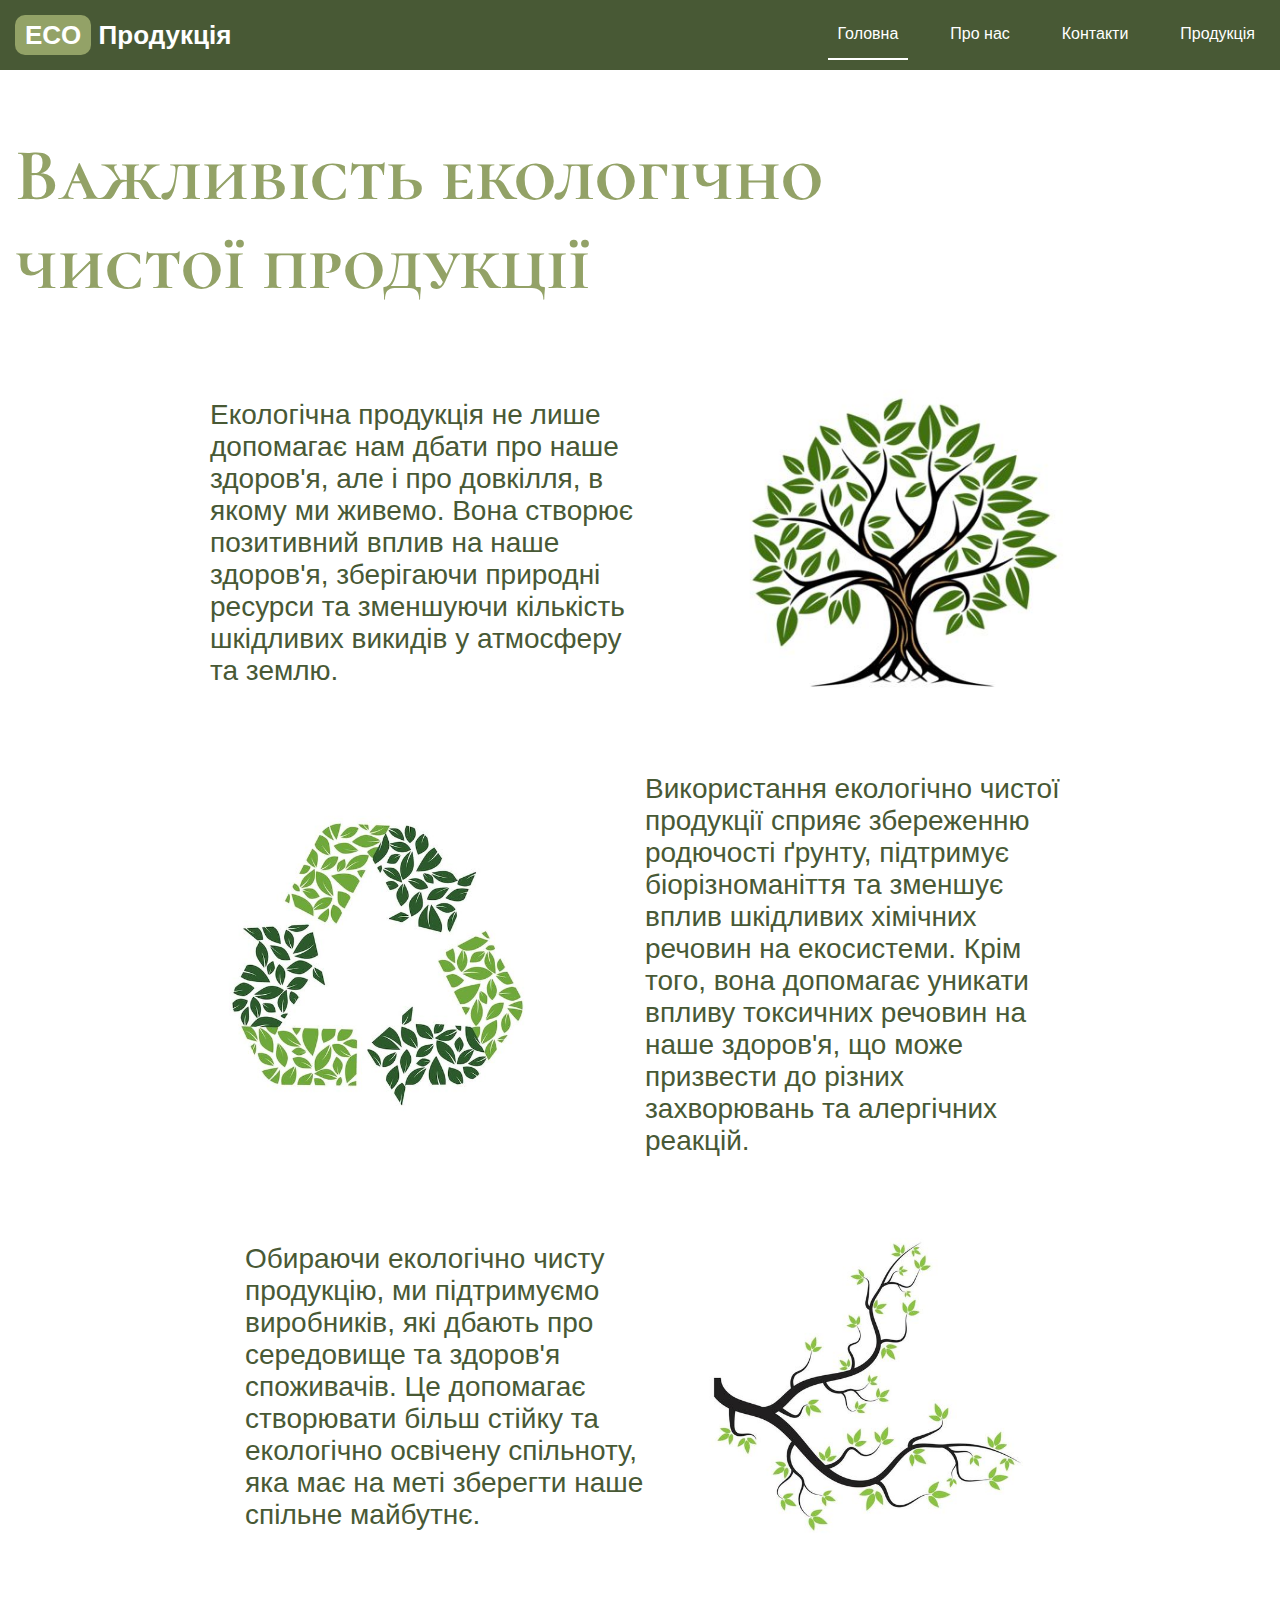
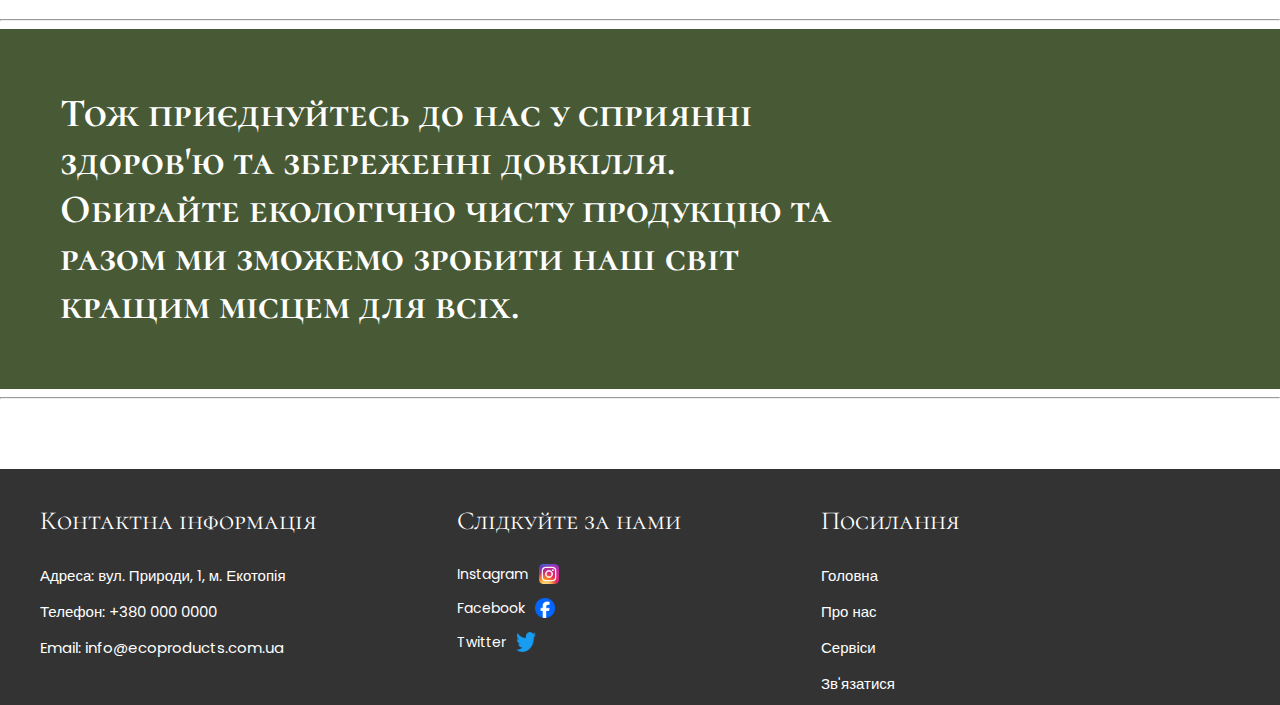
<file: index.html>
<!DOCTYPE html>
<html lang="en">
    <head>
        <meta charset="UTF-8">
        <meta name="viewport" content="width=device-width, initial-scale=1.0">

        <link rel="preconnect" href="https://fonts.googleapis.com">
        <link rel="preconnect" href="https://fonts.gstatic.com" crossorigin>
        <link href="https://fonts.googleapis.com/css2?family=Cormorant+SC:wght@300;400;500;600;700&display=swap" rel="stylesheet">
        <link href="https://fonts.googleapis.com/css2?family=Poppins:ital,wght@0,100;0,200;0,300;0,400;0,500;0,600;0,700;0,800;0,900;1,100;1,200;1,300;1,400;1,500;1,600;1,700;1,800;1,900&display=swap" rel="stylesheet">
        <link href="https://fonts.googleapis.com/css2?family=Inter:wght@100..900&display=swap" rel="stylesheet">

        <link rel="stylesheet" href="style-components/header.css">
        <link rel="stylesheet" href="style-components/main.css">
        <link rel="stylesheet" href="style-components/footer.css">

        <title>Головна</title>
    </head>
    <body>
        <header class="header">
            <div class="header-container">
                <div class="logo">
                    <h1>
                        <a href="#">
                        <span class="highlight">ECO</span> Продукція</a>
                    <h1>
                </div>
                <nav class="header-nav">
                    <ul class="nav-menu">
                        <li class="menu-item menu-item--active">
                            <a href="#">Головна</a>
                        </li>
                        <li class="menu-item">
                            <a href="about-us.html">Про нас</a>
                        </li>
                        <li class="menu-item">
                            <a href="#">Контакти</a>
                        </li>
                        <li class="menu-item" id="open-menu">
                            <span class="menu-item--production">Продукція</span>    
                            <div id="select-production"></div>                                                                                                  
                        </li>
                        
                    </ul>
                </nav>
            </div>
        </header>
        
        <main class="main">
            <div class="main-container">
                <div class="inner-block">
                    <h2 class="inner-block__title">Важливість екологічно чистої продукції</h2>
                </div>
                <div class="main-read">
                    <div class="main-read__part">
                        <p class="main-read__text">
                            Екологічна продукція не лише допомагає нам дбати про наше здоров'я,
                            але і про довкілля, в якому ми живемо. Вона створює позитивний вплив на наше здоров'я,
                            зберігаючи природні ресурси та зменшуючи кількість шкідливих викидів у атмосферу та землю.
                        </p>
                        <img src="images/tree.jpg" alt="" height="335px" width="335px">
                    </div>
                    <div class="main-read__part">
                        <img src="images/recycle.jpg" alt="" height="335px" width="335px">
                        <p class="main-read__text">
                            Використання екологічно чистої продукції сприяє збереженню родючості ґрунту,
                            підтримує біорізноманіття та зменшує вплив шкідливих хімічних речовин на екосистеми.
                            Крім того, вона допомагає уникати впливу токсичних речовин на наше здоров'я,
                            що може призвести до різних захворювань та алергічних реакцій.
                        </p>   
                    </div>
                    <div class="main-read__part">
                        <p class="main-read__text">
                            Обираючи екологічно чисту продукцію, 
                            ми підтримуємо виробників, які дбають про середовище та здоров'я споживачів.
                            Це допомагає створювати більш стійку та екологічно освічену спільноту,
                            яка має на меті зберегти наше спільне майбутнє.
                        </p>
                        <img src="images/brunch.jpg" alt="" height="335px" width="335px" style="margin-left: -70px;">
                    </div>              
                </div>
            </div>
        </main>
        <hr>
        <article class="sum-up">
            <p class="sum-up__text">Тож приєднуйтесь до нас у сприянні здоров'ю та збереженні довкілля.
                Обирайте екологічно чисту продукцію та разом ми зможемо зробити наш світ кращим місцем для всіх.
            </p>
        </article>
        <hr>
        <footer>
            <div class="footer-content">
                <div class="column">
                    <div class="contact-info">
                        <h3 class="contact-info__title">Контактна інформація</h3>
                        <span class="address">Адреса: вул. Природи, 1, м. Екотопія</span>
                        <span>Телефон: +380 000 0000</span>
                        <span>Email: info@ecoproducts.com.ua</span>
                    </div>
                </div>
                <div class="column">
                    <div class="social-media">
                        <h3 class="social-media__title">Слідкуйте за нами</h3>
                        <a href="https://www.instagram.com/ecoproducts" target="_blank">
                            <span>Instagram</span>
                            <img src="images/Instagram_icon.png" alt="Instagram" height="20px" width="20px">
                        </a>
                        <a href="https://www.facebook.com/ecoproducts" target="_blank">
                            <span>Facebook</span>
                            <img src="images/2023_Facebook_icon.svg.png" alt="Facebook" height="20px" width="20px">
                        </a>
                        <a href="https://twitter.com/ecoproducts" target="_blank">
                            <span>Twitter</span>
                            <img src="images/Logo_of_Twitter.svg.png" alt="Twitter" height="20px" width="20px">
                        </a>
                    </div>
                </div>
                <div class="column">
                    <div class="quick-links">
                        <h3 class="quick-links__title">Посилання</h3>
                        <a href="#">Головна</a>
                        <a href="#">Про нас</a>
                        <a href="#">Сервіси</a>
                        <a href="#">Зв'язатися</a>
                    </div>
                </div>
            </div>
        </footer>
        <script src="openMenuProduction.js"></script>
    </body>
</html>
</file>
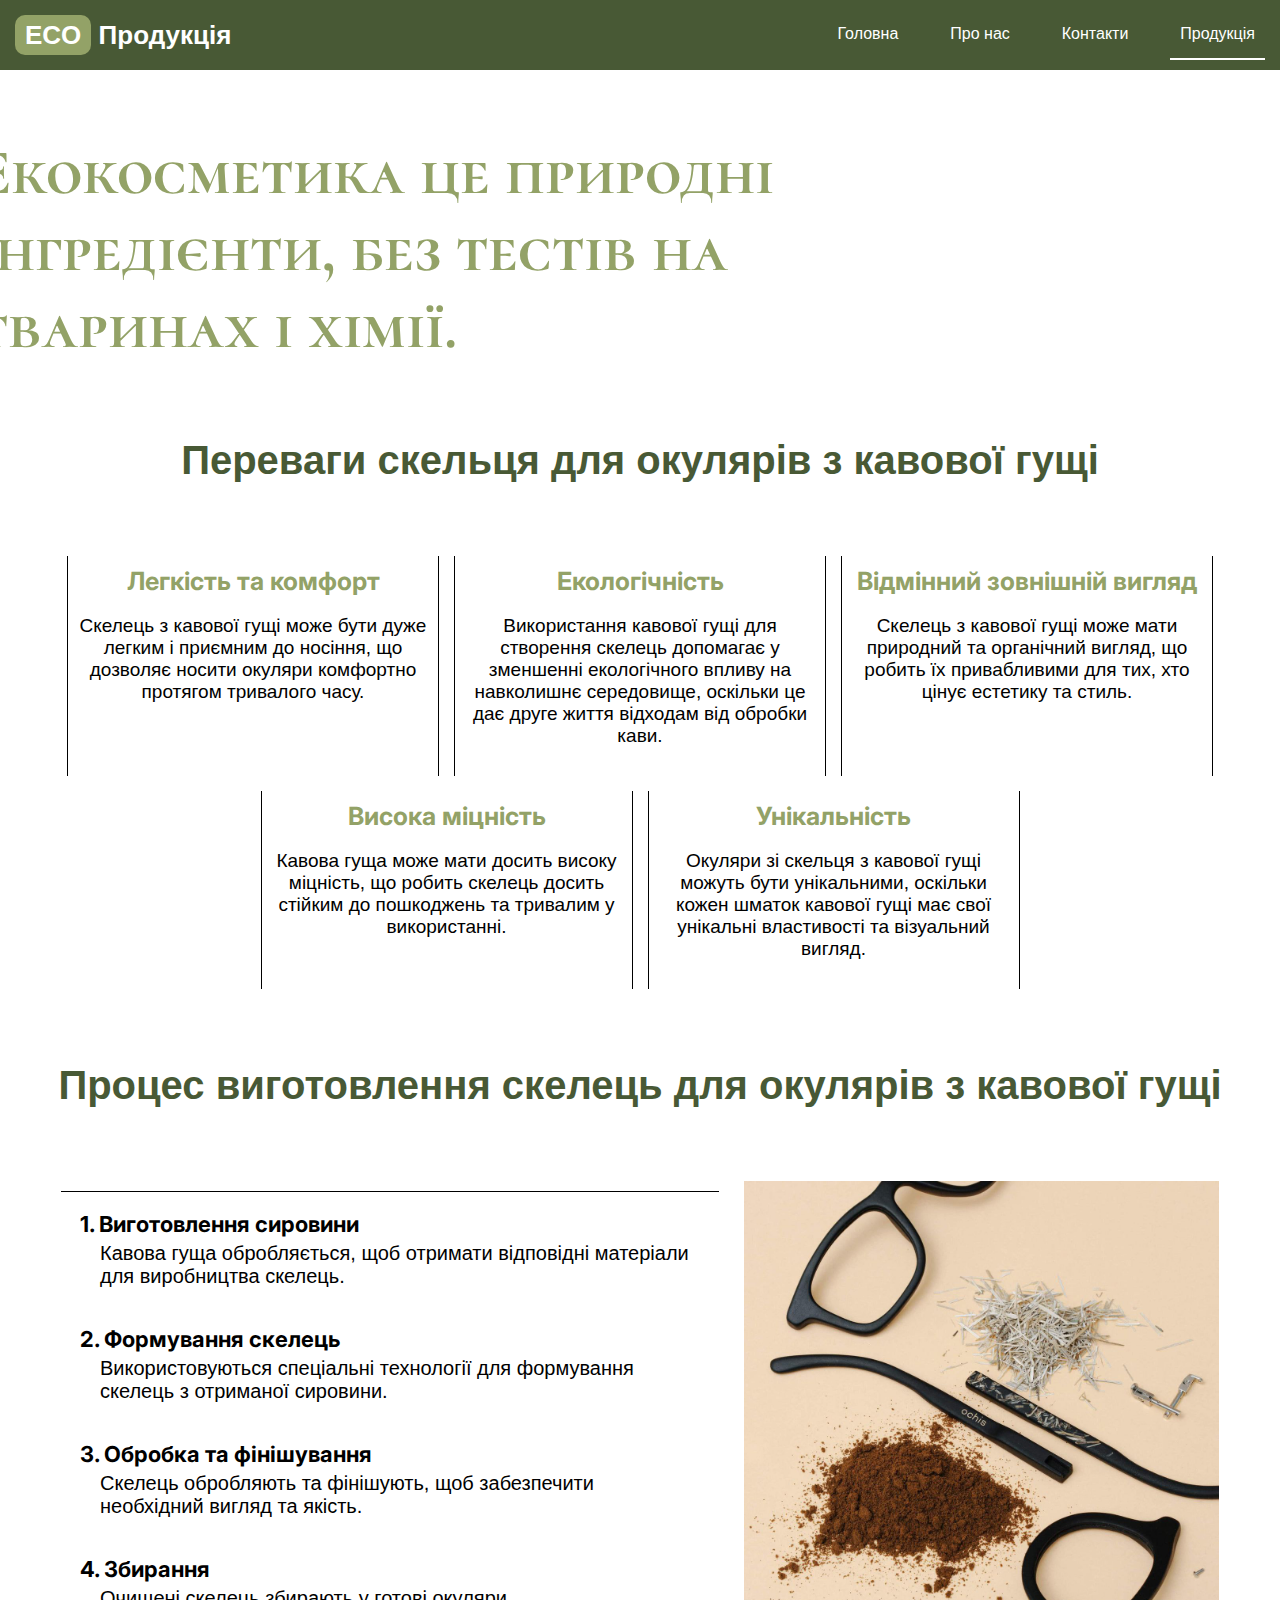
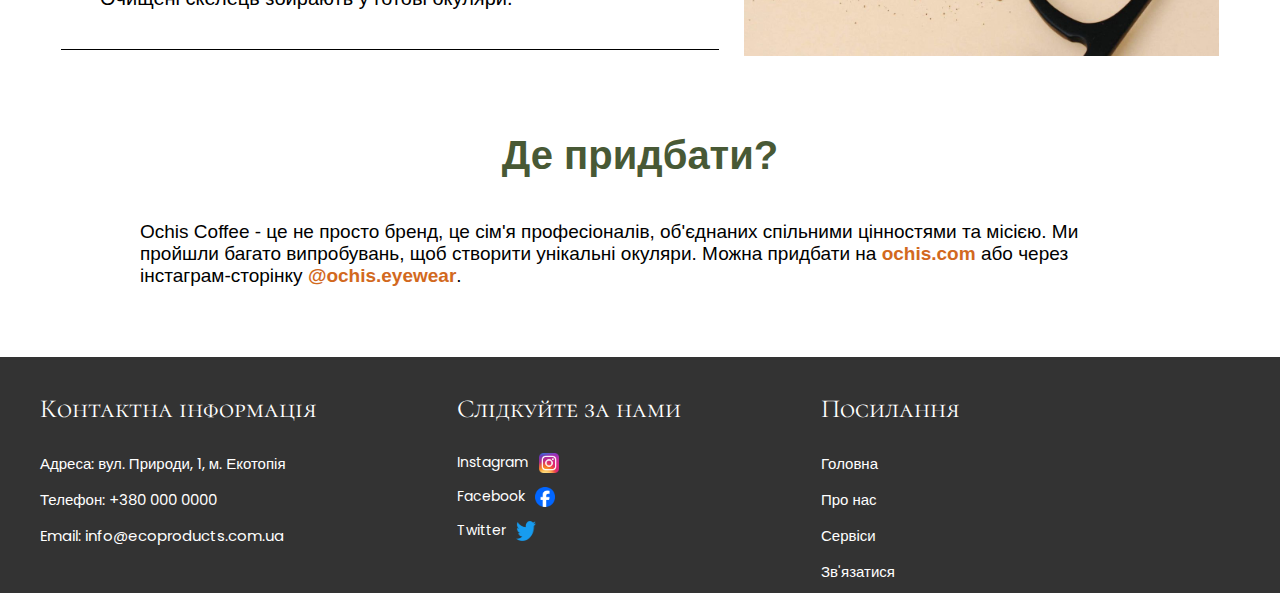
<file: accessories.html>
<!DOCTYPE html>
<html lang="en">
<head>
    <meta charset="UTF-8">
    <meta name="viewport" content="width=device-width, initial-scale=1.0">
    <title>Екологічні окуляри</title>

    <link rel="preconnect" href="https://fonts.googleapis.com">
    <link rel="preconnect" href="https://fonts.gstatic.com" crossorigin>
    <link href="https://fonts.googleapis.com/css2?family=Cormorant+SC:wght@300;400;500;600;700&display=swap" rel="stylesheet">
    <link href="https://fonts.googleapis.com/css2?family=Poppins:ital,wght@0,100;0,200;0,300;0,400;0,500;0,600;0,700;0,800;0,900;1,100;1,200;1,300;1,400;1,500;1,600;1,700;1,800;1,900&display=swap" rel="stylesheet">
    <link href="https://fonts.googleapis.com/css2?family=Inter:wght@100..900&display=swap" rel="stylesheet">

    <link rel="stylesheet" href="style-components/accessories.css"> 
    <link rel="stylesheet" href="style-components/header.css">
    <link rel="stylesheet" href="style-components/footer.css">
</head>
<body>
    <header class="header">
        <div class="header-container">
            <div class="logo">
                <h1>
                    <a href="index.html">
                    <span class="highlight">ECO</span> Продукція</a>
                <h1>
            </div>
            <nav class="header-nav">
                <ul class="nav-menu">
                    <li class="menu-item">
                        <a href="index.html">Головна</a>
                    </li>
                    <li class="menu-item">
                        <a href="about-us.html">Про нас</a>
                    </li>
                    <li class="menu-item">
                        <a href="#">Контакти</a>
                    </li>
                    <li class="menu-item menu-item--active" id="open-menu">
                        <span class="menu-item--production">Продукція</span>
                        <div id="select-production"></div>                                                                                                      
                    </li>
                </ul>
            </nav>
        </div>
    </header>
    <section id="values-and-benefits">
        <p class="values-and-benefits__title">Екокосметика це природні інгредієнти, без тестів на тваринах і хімії.</p>
        <h2>Переваги скельця для окулярів з кавової гущі</h2>
        <div class ="values-and-benefits__container">
            <ul class="values-and-benefits-list">
                <li class="event-li1 event-item">
                    <strong class="values-subtitle">Легкість та комфорт</strong>
                    <p class="info-item">Скелець з кавової гущі може бути дуже легким і приємним до носіння, що дозволяє носити окуляри комфортно протягом тривалого часу.</p>
                </li>
                    <li class="event-li2 event-item">
                    <strong class="values-subtitle">Екологічність</strong>
                    <p class="info-item">Використання кавової гущі для створення скелець допомагає у зменшенні екологічного впливу на навколишнє середовище, оскільки це дає друге життя відходам від обробки кави.</p>
                </li>
                    <li class="event-li3 event-item">
                    <strong class="values-subtitle">Відмінний зовнішній вигляд</strong> 
                    <p class="info-item">Скелець з кавової гущі може мати природний та органічний вигляд, що робить їх привабливими для тих, хто цінує естетику та стиль.</p>
                </li>
                <li class="event-li4 event-item">
                    <strong class="values-subtitle">Висока міцність</strong> 
                    <p class="info-item">Кавова гуща може мати досить високу міцність, що робить скелець досить стійким до пошкоджень та тривалим у використанні.</p>
                </li>
                <li class="event-li event-item">
                    <strong class="values-subtitle">Унікальність</strong> 
                    <p class="info-item">Окуляри зі скельця з кавової гущі можуть бути унікальними, оскільки кожен шматок кавової гущі має свої унікальні властивості та візуальний вигляд.</p>
                </li>
            </ul>
        </div>
    </section>
    <section class="process-produces">
        <div class="process-produces__title">
            <h2>Процес виготовлення скелець для окулярів з кавової гущі</h2>
        </div>
        <div class="proccess-produces__container">
            <div class="proccess-produces__text">
                <h6>1. Виготовлення сировини</h6>
                <p>Кавова гуща обробляється, щоб отримати відповідні матеріали для виробництва скелець.</p>
                <br>
                <h6>2. Формування скелець</h6>
                <p>Використовуються спеціальні технології для формування скелець з отриманої сировини.</p>
                <br>
                <h6>3. Обробка та фінішування</h6>
                <p>Скелець обробляють та фінішують, щоб забезпечити необхідний вигляд та якість.</p>
                <br>
                <h6>4. Збирання</h6>
                <p>Очищені скелець збирають у готові окуляри.</p>
            </div>
            <div class="proccess-produces__images">
                <img style="height: 475px; width: 475px;" src="images/o3.jpg" alt="">
            </div>
        </div>
    </section>
    <section class="where-to-buy">
        <h2>Де придбати?</h2>
        <p class="where-to-buy__text">Ochis Coffee - це не просто бренд, це сім'я професіоналів, об'єднаних спільними цінностями та місією. Ми пройшли багато випробувань, щоб створити унікальні окуляри. Можна придбати на <a href="https://ochis.co/uk/pages/about-ochis" style="color: #D2691E;">ochis.com</a> або через інстаграм-сторінку <a href="https://www.instagram.com/ochis.eyewear/?hl=uk" style="color: #D2691E;">@ochis.eyewear</a>.</p>
    </section>

            
        


        <footer>
            <div class="footer-content">
                <div class="column">
                    <div class="contact-info">
                        <h3 class="contact-info__title">Контактна інформація</h3>
                        <span class="address">Адреса: вул. Природи, 1, м. Екотопія</span>
                        <span>Телефон: +380 000 0000</span>
                        <span>Email: info@ecoproducts.com.ua</span>
                    </div>
                </div>
                <div class="column">
                    <div class="social-media">
                        <h3 class="social-media__title">Слідкуйте за нами</h3>
                        <a href="https://www.instagram.com/ecoproducts" target="_blank">
                            <span>Instagram</span>
                            <img src="images/Instagram_icon.png" alt="Instagram" height="20px" width="20px">
                        </a>
                        <a href="https://www.facebook.com/ecoproducts" target="_blank">
                            <span>Facebook</span>
                            <img src="images/2023_Facebook_icon.svg.png" alt="Facebook" height="20px" width="20px">
                        </a>
                        <a href="https://twitter.com/ecoproducts" target="_blank">
                            <span>Twitter</span>
                            <img src="images/Logo_of_Twitter.svg.png" alt="Twitter" height="20px" width="20px">
                        </a>
                    </div>
                </div>
                <div class="column">
                    <div class="quick-links">
                        <h3 class="quick-links__title">Посилання</h3>
                        <a href="#">Головна</a>
                        <a href="#">Про нас</a>
                        <a href="#">Сервіси</a>
                        <a href="#">Зв'язатися</a>
                    </div>
                </div>
            </div>
        </footer>
    <script src="openMenuProduction.js"></script>
</body>
</html>
</file>
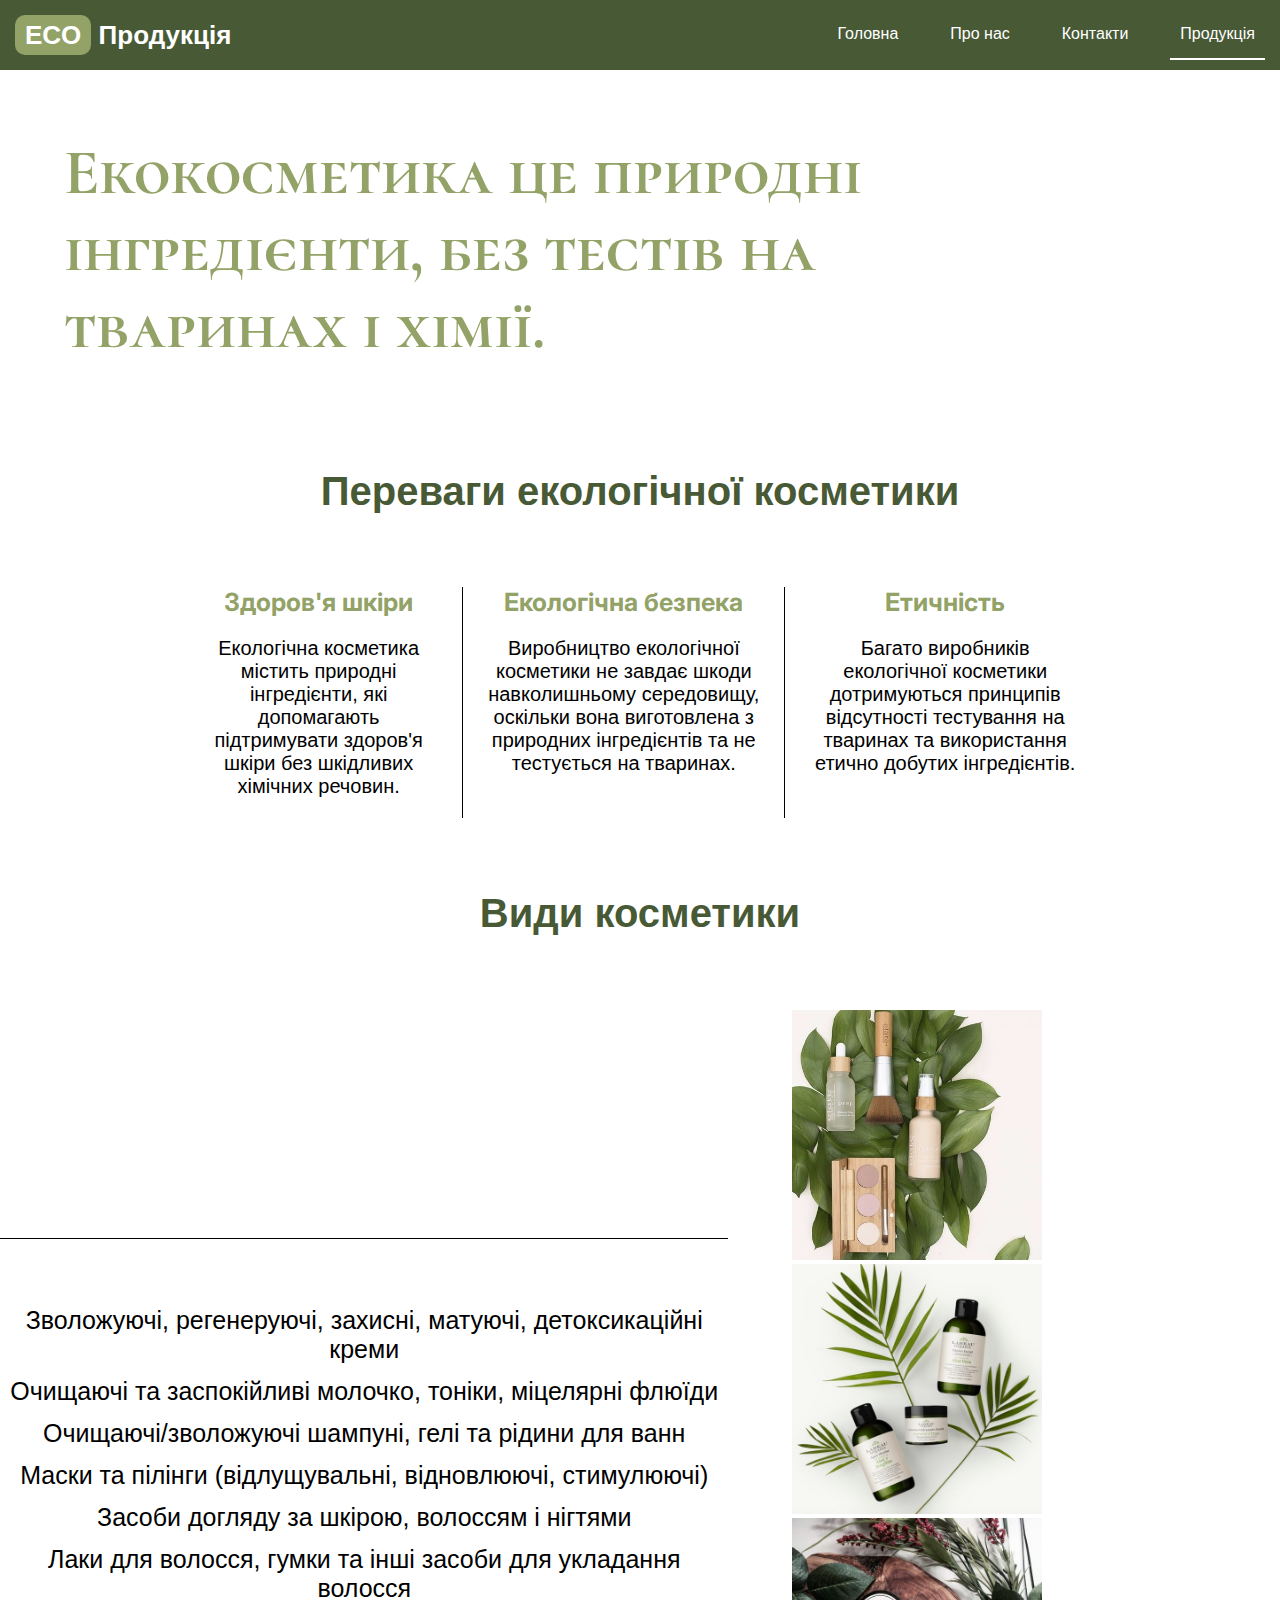
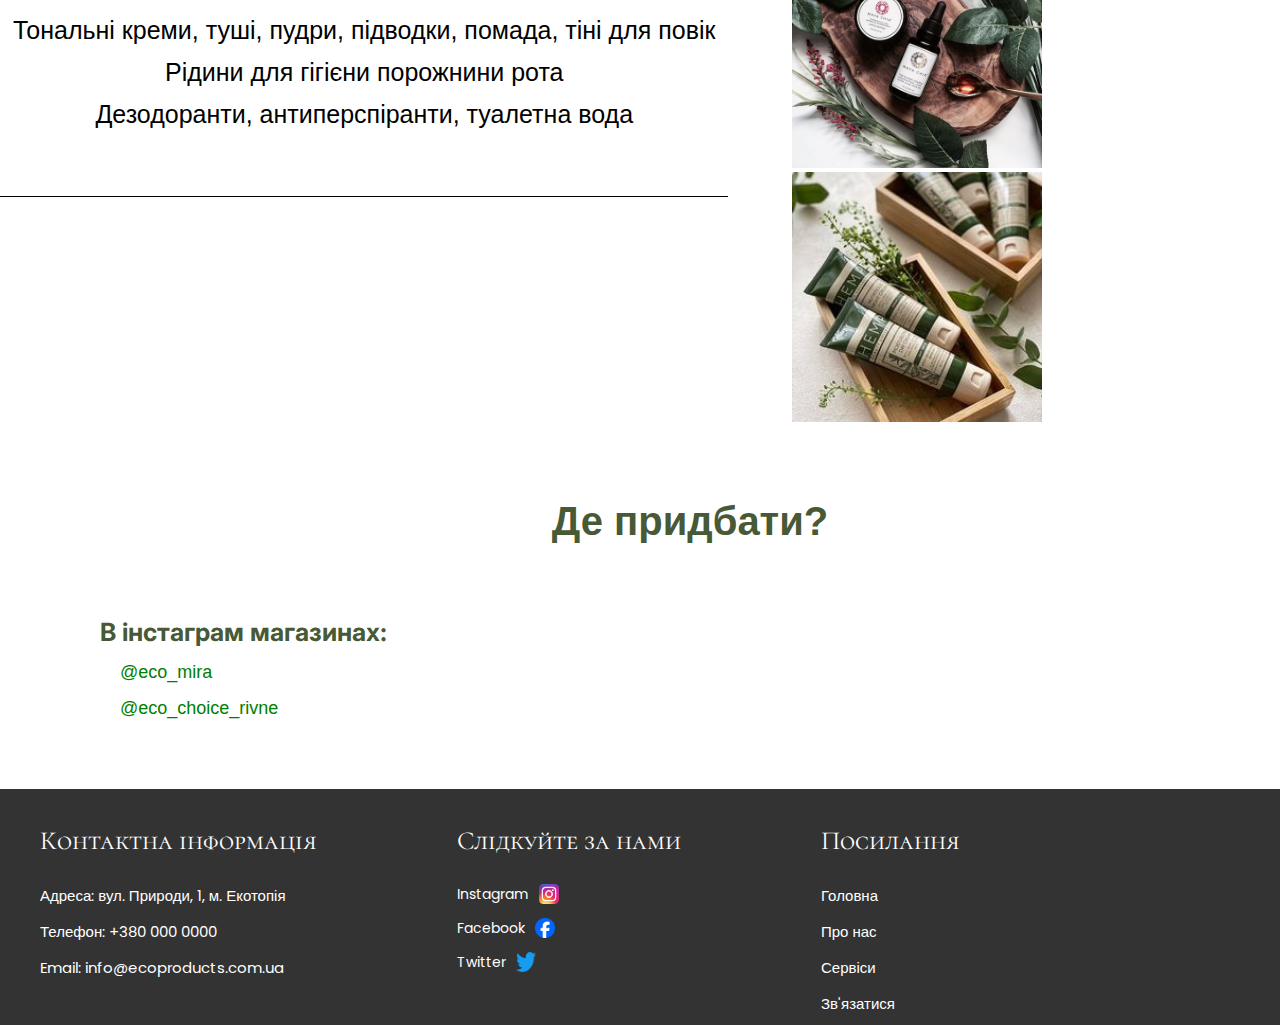
<file: cosmetic.html>
<!DOCTYPE html>
<html lang="en">
<head>
    <meta charset="UTF-8">
    <meta name="viewport" content="width=device-width, initial-scale=1.0">
    <title>Косметика</title>

    <link rel="preconnect" href="https://fonts.googleapis.com">
    <link rel="preconnect" href="https://fonts.gstatic.com" crossorigin>
    <link href="https://fonts.googleapis.com/css2?family=Cormorant+SC:wght@300;400;500;600;700&display=swap" rel="stylesheet">
    <link href="https://fonts.googleapis.com/css2?family=Poppins:ital,wght@0,100;0,200;0,300;0,400;0,500;0,600;0,700;0,800;0,900;1,100;1,200;1,300;1,400;1,500;1,600;1,700;1,800;1,900&display=swap" rel="stylesheet">
    <link href="https://fonts.googleapis.com/css2?family=Inter:wght@100..900&display=swap" rel="stylesheet">

    <link rel="stylesheet" href="style-components/cosmetics.css">
    <link rel="stylesheet" href="style-components/header.css">
    <link rel="stylesheet" href="style-components/footer.css">
      
</head>
<body>
    <header class="header">
        <div class="header-container">
            <div class="logo">
                <h1>
                    <a href="index.html">
                    <span class="highlight">ECO</span> Продукція</a>
                <h1>
            </div>
            <nav class="header-nav">
                <ul class="nav-menu">
                    <li class="menu-item">
                        <a href="index.html">Головна</a>
                    </li>
                    <li class="menu-item">
                        <a href="about-us.html">Про нас</a>
                    </li>
                    <li class="menu-item">
                        <a href="#">Контакти</a>
                    </li>
                    <li class="menu-item menu-item--active" id="open-menu">
                        <span class="menu-item--production">Продукція</span>
                        <div id="select-production"></div>                                                                                                      
                    </li>
                </ul>
            </nav>
        </div>
    </header>
    <section id="values-and-benefits">
        <p class="values-and-benefits__title">Екокосметика це природні інгредієнти, без тестів на тваринах і хімії.</p>
        <h2>Переваги екологічної косметики</h2>
        <div class ="values-and-benefits__container">
            <ul class="values-and-benefits-list">
                <li class="event-li event-item">
                    <strong class="values-subtitle">Здоров'я шкіри</strong>
                    <p class="info-item">Екологічна косметика містить природні інгредієнти, які допомагають підтримувати здоров'я шкіри без шкідливих хімічних речовин.</p>
                </li>
                    <li class="event-li2 event-item">
                    <strong class="values-subtitle">Екологічна безпека</strong>
                    <p class="info-item">Виробництво екологічної косметики не завдає шкоди навколишньому середовищу, оскільки вона виготовлена з природних інгредієнтів та не тестується на тваринах.</p>
                </li>
                    <li class="event-li event-item">
                    <strong class="values-subtitle">Етичність</strong> 
                    <p class="info-item">Багато виробників екологічної косметики дотримуються принципів відсутності тестування на тваринах та використання етично добутих інгредієнтів.</p>
                </li>
            </ul>
        </div>
    </section>
        
    <section class="types-of-cosmetics">
        <div class="types-of-cosmetics__title">
            <h2>Види косметики</h2>
        </div>
        <div class="types-of-cosmetics__container">
            <div class="types-of-cosmetics__data">
                <ul class="type-cosmetic">
                    <li>Зволожуючі, регенеруючі, захисні, матуючі, детоксикаційні креми</li>
                    <li>Очищаючі та заспокійливі молочко, тоніки, міцелярні флюїди</li>
                    <li>Очищаючі/зволожуючі шампуні, гелі та рідини для ванн</li>
                    <li>Маски та пілінги (відлущувальні, відновлюючі, стимулюючі)</li>
                    <li>Засоби догляду за шкірою, волоссям і нігтями</li>
                    <li>Лаки для волосся, гумки та інші засоби для укладання волосся</li>
                    <li>Тональні креми, туші, пудри, підводки, помада, тіні для повік</li>
                    <li>Рідини для гігієни порожнини рота</li>
                    <li>Дезодоранти, антиперспіранти, туалетна вода</li>
                </ul>
            </div>
            <div class="types-of-cosmetics__images">
                <img style="width: 250px; height: 250px;" src="images/cosmetic-1.jpg" alt="">
                <img style="width: 250px; height: 250px;" src="images/cosmetic-2.jpg" alt="">
                <br>
                <img style="width: 250px; height: 250px;" src="images/cosmetic-3.jpg" alt="">
                <img style="width: 250px; height: 250px;" src="images/cosmetic-4.jpg" alt="">
            </div>
        </div> 
    </section>

    <section class="where-to-buy">
        <h2>Де придбати?</h2>
        <ul class="links">
            <strong class="where-to-buy__text">В інстаграм магазинаx:</strong>
            <li class="inst-link">
                <a href="#">@eco_mira</a>
            </li>          
            <li class="inst-link">      
                <a href="#">@eco_choice_rivne</a>
            </li>
        </ul>
    </section>
    
    <footer>
        <div class="footer-content">
            <div class="column">
                <div class="contact-info">
                    <h3 class="contact-info__title">Контактна інформація</h3>
                    <span class="address">Адреса: вул. Природи, 1, м. Екотопія</span>
                    <span>Телефон: +380 000 0000</span>
                    <span>Email: info@ecoproducts.com.ua</span>
                </div>
            </div>
            <div class="column">
                <div class="social-media">
                    <h3 class="social-media__title">Слідкуйте за нами</h3>
                    <a href="https://www.instagram.com/ecoproducts" target="_blank">
                        <span>Instagram</span>
                        <img src="images/Instagram_icon.png" alt="Instagram" height="20px" width="20px">
                    </a>
                    <a href="https://www.facebook.com/ecoproducts" target="_blank">
                        <span>Facebook</span>
                        <img src="images/2023_Facebook_icon.svg.png" alt="Facebook" height="20px" width="20px">
                    </a>
                    <a href="https://twitter.com/ecoproducts" target="_blank">
                        <span>Twitter</span>
                        <img src="images/Logo_of_Twitter.svg.png" alt="Twitter" height="20px" width="20px">
                    </a>
                </div>
            </div>
            <div class="column">
                <div class="quick-links">
                    <h3 class="quick-links__title">Посилання</h3>
                    <a href="index.html">Головна</a>
                    <a href="#">Про нас</a>
                    <a href="#">Сервіси</a>
                    <a href="#">Зв'язатися</a>
                </div>
            </div>
        </div>
    </footer>
    <script src="openMenuProduction.js"></script>
</body>
</html>
</file>
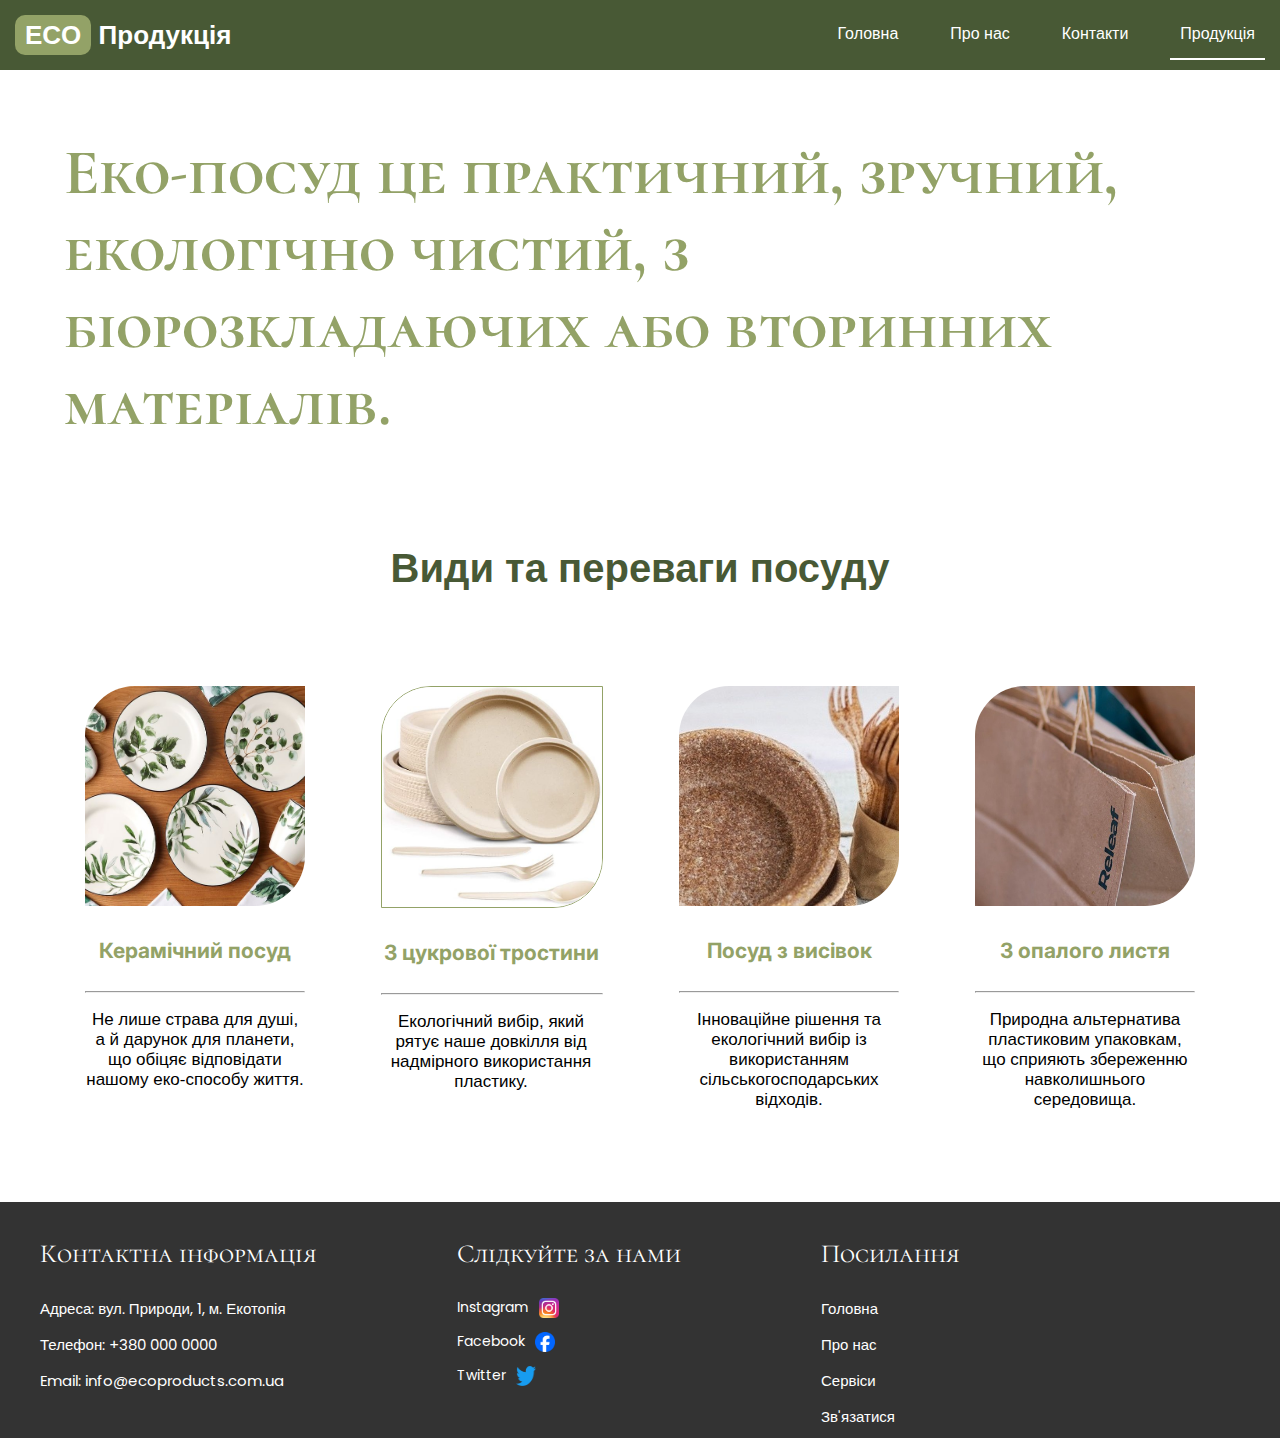
<file: dishes.html>
<!DOCTYPE html>
<html lang="en">
<head>
    <meta charset="UTF-8">
    <meta name="viewport" content="width=device-width, initial-scale=1.0">
    <title>Екологічний посуд</title>

    <link rel="preconnect" href="https://fonts.googleapis.com">
    <link rel="preconnect" href="https://fonts.gstatic.com" crossorigin>
    <link href="https://fonts.googleapis.com/css2?family=Cormorant+SC:wght@300;400;500;600;700&display=swap" rel="stylesheet">
    <link href="https://fonts.googleapis.com/css2?family=Poppins:ital,wght@0,100;0,200;0,300;0,400;0,500;0,600;0,700;0,800;0,900;1,100;1,200;1,300;1,400;1,500;1,600;1,700;1,800;1,900&display=swap" rel="stylesheet">
    <link href="https://fonts.googleapis.com/css2?family=Inter:wght@100..900&display=swap" rel="stylesheet">

    <link rel="stylesheet" href="style-components/dishes.css">
    <link rel="stylesheet" href="style-components/header.css">
    <link rel="stylesheet" href="style-components/footer.css"> 
</head>
<body>
    <header class="header">
        <div class="header-container">
            <div class="logo">
                <h1>
                    <a href="index.html">
                    <span class="highlight">ECO</span> Продукція</a>
                <h1>
            </div>
            <nav class="header-nav">
                <ul class="nav-menu">
                    <li class="menu-item">
                        <a href="index.html">Головна</a>
                    </li>
                    <li class="menu-item">
                        <a href="about-us.html">Про нас</a>
                    </li>
                    <li class="menu-item">
                        <a href="#">Контакти</a>
                    </li>
                    <li class="menu-item menu-item--active" id="open-menu">
                        <span class="menu-item--production">Продукція</span>
                        <div id="select-production"></div>                                                                                                      
                    </li>
                </ul>
            </nav>
        </div>
    </header>
    <p class="dishes__title">Еко-посуд це практичний, зручний, екологічно чистий, з біорозкладаючих або вторинних матеріалів.</p>
    <section class="types-of-dishes">
        <div class="types-of-dishes__title">
            <h2>Види та переваги посуду</h2>
        </div>
        <div class="types-of-dishes__container">
            <div class="type-dish">
                <img style="width: 220px; height: 220px; border-top-left-radius: 50px; border-bottom-right-radius: 50px;" src="images/ceramic-dishes.jpg" alt="">
                
                <h4 class="type-dish__title">Керамічний посуд</h4><hr>
                <p class="type-dish__desc">
                    Не лише страва для душі, а й дарунок для планети,
                    що обіцяє відповідати нашому еко-способу життя.
                </p>
            </div>
            <div class="type-dish">
                <img style="width: 220px; height: 220px; border: 1px solid #93a267; border-top-left-radius: 50px; border-bottom-right-radius: 50px;" src="images/sugar-cane.jpg" alt="">
                
                <h4 style="max-width: 220px;" class="type-dish__title">З цукрової тростини</h4><hr>
                <p class="type-dish__desc">
                    Екологічний вибір, який рятує наше довкілля від надмірного використання пластику.
                </p>
            </div>
            <div class="type-dish">
                <img style="width: 220px; height: 220px; border-top-left-radius: 50px; border-bottom-right-radius: 50px;" src="images/dishes-with-seads.jpg" alt="">
                
                <h4 class="type-dish__title">Посуд з висівок</h4><hr>
                <p class="type-dish__desc">
                    Інноваційне рішення та екологічний вибір із використанням сільськогосподарських відходів.
                </p>
            </div>
            <div class="type-dish">
                <img style="width: 220px; height: 220px; border-top-left-radius: 50px; border-bottom-right-radius: 50px;" src="images/Releaf-Paper.jpg" alt="">
                
                <h4 class="type-dish__title">З опалого листя</h4><hr>
                <p class="type-dish__desc">
                    Природна альтернатива пластиковим упаковкам,
                    що сприяють збереженню навколишнього середовища.
                </p>
            </div>
        </div> 
    </section>
</div>
</selection>
<footer>
    <div class="footer-content">
        <div class="column">
            <div class="contact-info">
                <h3 class="contact-info__title">Контактна інформація</h3>
                <span class="address">Адреса: вул. Природи, 1, м. Екотопія</span>
                <span>Телефон: +380 000 0000</span>
                <span>Email: info@ecoproducts.com.ua</span>
            </div>
        </div>
        <div class="column">
            <div class="social-media">
                <h3 class="social-media__title">Слідкуйте за нами</h3>
                <a href="https://www.instagram.com/ecoproducts" target="_blank">
                    <span>Instagram</span>
                    <img src="images/Instagram_icon.png" alt="Instagram" height="20px" width="20px">
                </a>
                <a href="https://www.facebook.com/ecoproducts" target="_blank">
                    <span>Facebook</span>
                    <img src="images/2023_Facebook_icon.svg.png" alt="Facebook" height="20px" width="20px">
                </a>
                <a href="https://twitter.com/ecoproducts" target="_blank">
                    <span>Twitter</span>
                    <img src="images/Logo_of_Twitter.svg.png" alt="Twitter" height="20px" width="20px">
                </a>
            </div>
        </div>
        <div class="column">
            <div class="quick-links">
                <h3 class="quick-links__title">Посилання</h3>
                <a href="#">Головна</a>
                <a href="#">Про нас</a>
                <a href="#">Сервіси</a>
                <a href="#">Зв'язатися</a>
            </div>
        </div>
    </div>
    <script src="openMenuProduction.js"></script>
</footer>
</body>
</html>
</file>
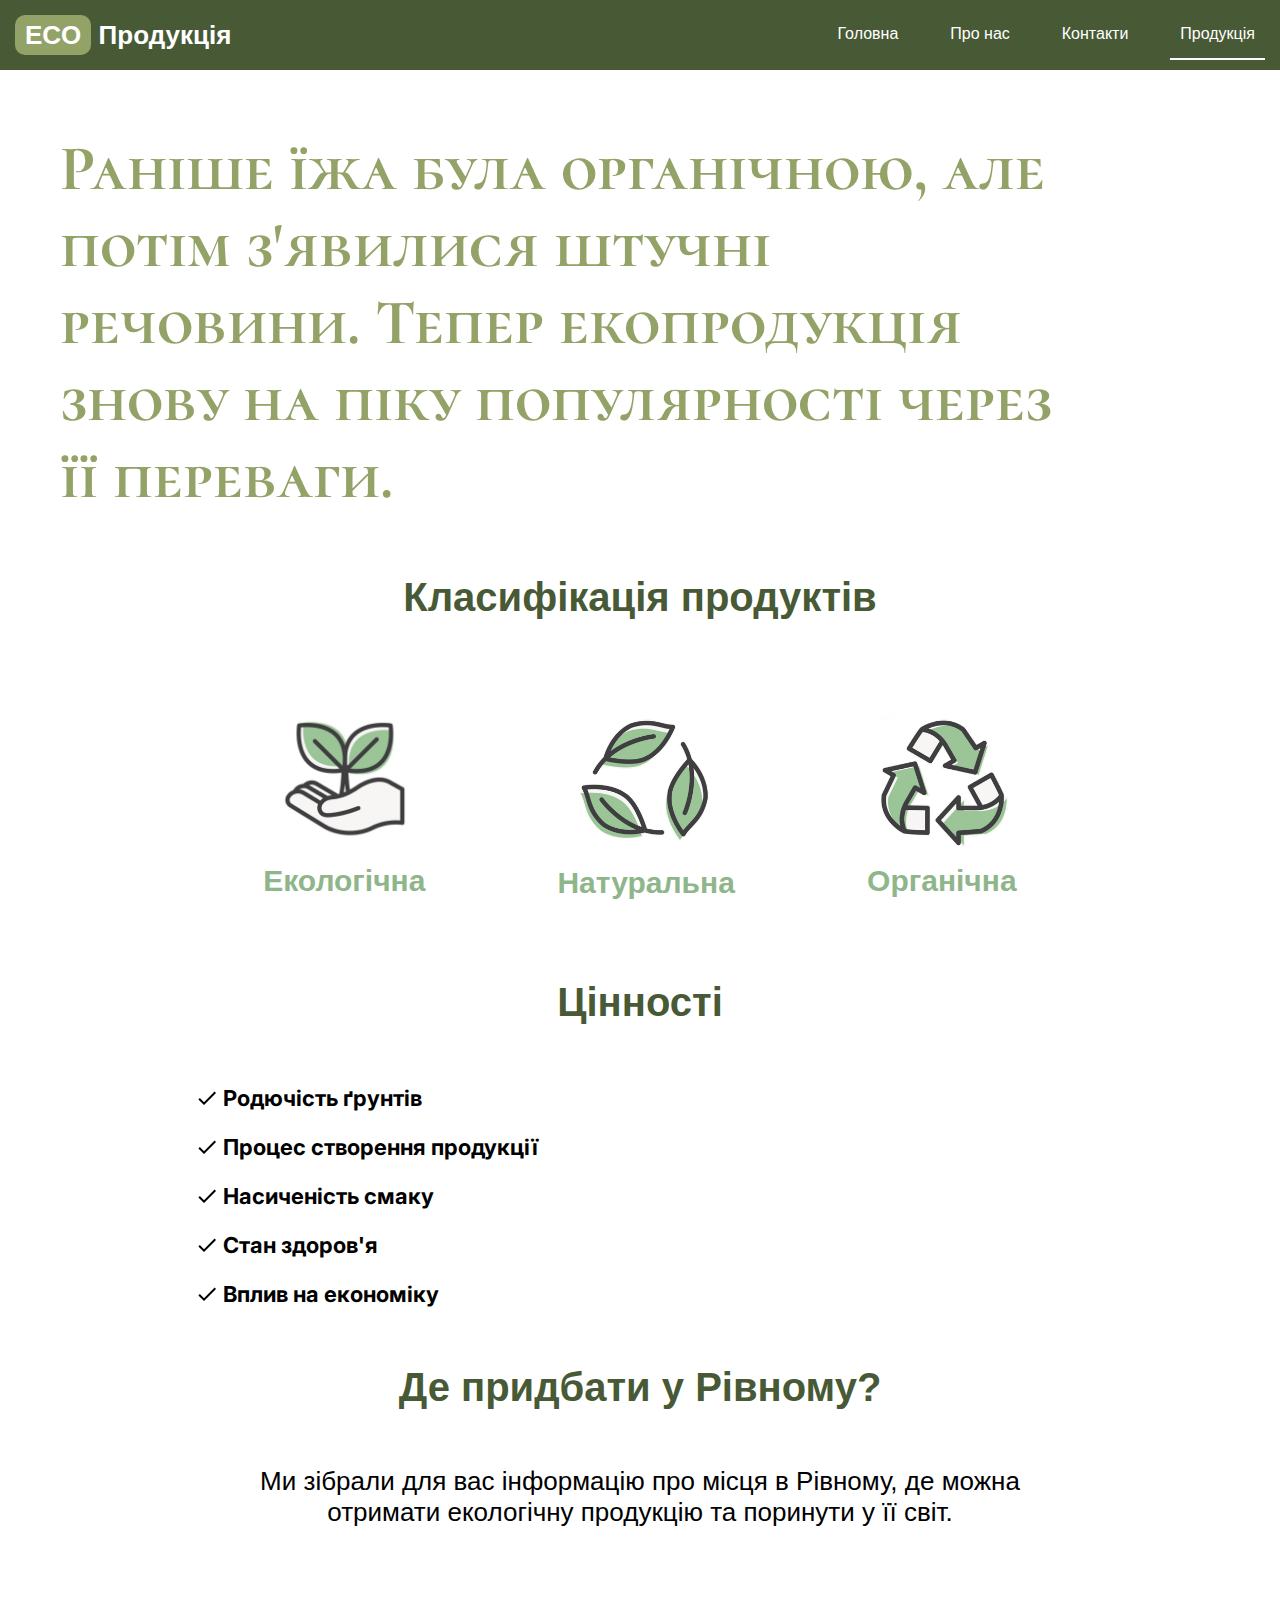
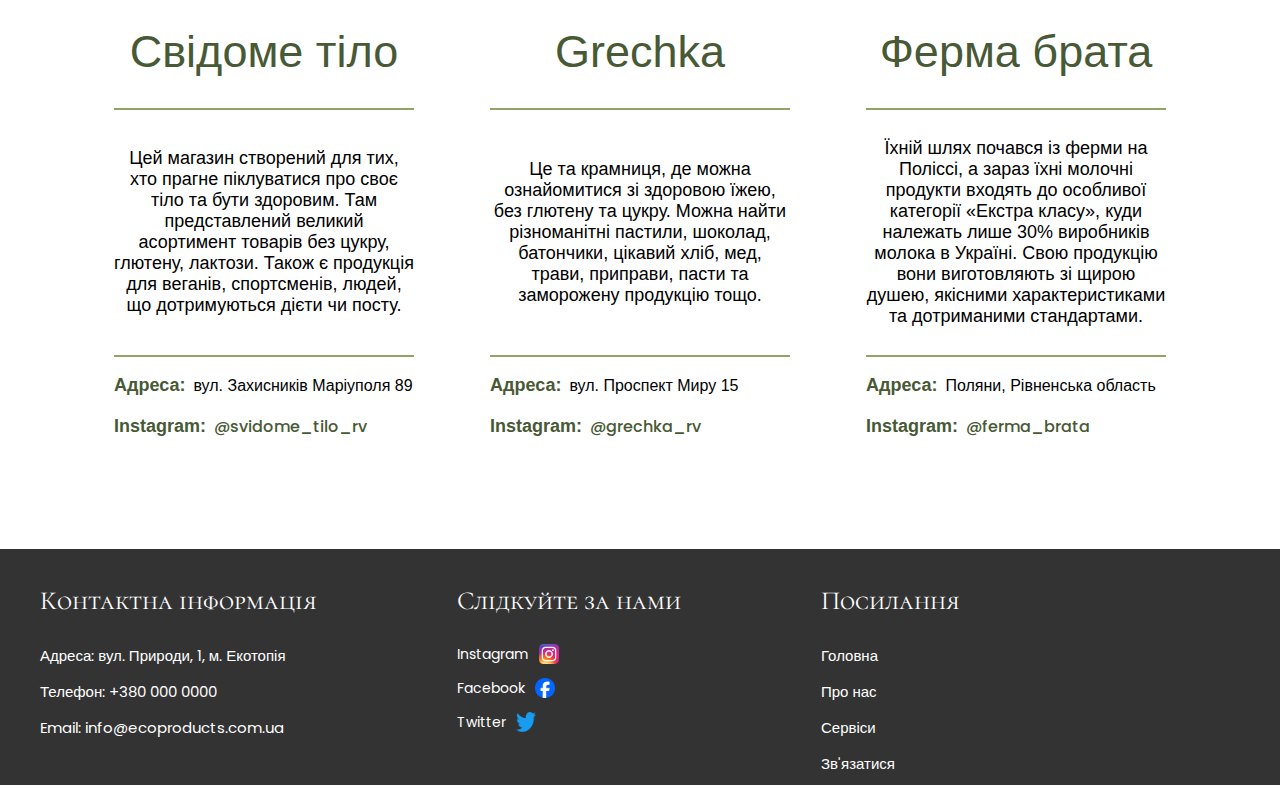
<file: healthyFood.html>
<!DOCTYPE html>
<html lang="en">
<head>
    <meta charset="UTF-8">
    <meta name="viewport" content="width=device-width, initial-scale=1.0">
    <title>Здорова їжа</title>

    <link rel="preconnect" href="https://fonts.googleapis.com">
    <link rel="preconnect" href="https://fonts.gstatic.com" crossorigin>
    <link href="https://fonts.googleapis.com/css2?family=Cormorant+SC:wght@300;400;500;600;700&display=swap" rel="stylesheet">
    <link href="https://fonts.googleapis.com/css2?family=Poppins:ital,wght@0,100;0,200;0,300;0,400;0,500;0,600;0,700;0,800;0,900;1,100;1,200;1,300;1,400;1,500;1,600;1,700;1,800;1,900&display=swap" rel="stylesheet">
    <link href="https://fonts.googleapis.com/css2?family=Inter:wght@100..900&display=swap" rel="stylesheet">

    <link rel="stylesheet" href="style-components/healthyFood.css">
    <link rel="stylesheet" href="style-components/header.css">
    <link rel="stylesheet" href="style-components/footer.css"> 
</head>
<body>
    <header class="header">
        <div class="header-container">
            <div class="logo">
                <h1>
                    <a href="index.html">
                    <span class="highlight">ECO</span> Продукція</a>
                <h1>
            </div>
            <nav class="header-nav">
                <ul class="nav-menu">
                    <li class="menu-item">
                        <a href="index.html">Головна</a>
                    </li>
                    <li class="menu-item">
                        <a href="about-us.html">Про нас</a>
                    </li>
                    <li class="menu-item">
                        <a href="#">Контакти</a>
                    </li>
                    <li class="menu-item menu-item--active" id="open-menu">
                        <span class="menu-item--production">Продукція</span>
                        <div id="select-production"></div>                                                                                                      
                    </li>
                </ul>
            </nav>
        </div>
    </header>
    <section id="introduction">
        <p>Раніше їжа була органічною, але потім з'явилися штучні речовини.
        Тепер екопродукція знову на піку популярності через її переваги.
        </p>
    </section>
    <section id="classification">
        <h2>Класифікація продуктів</h2>
        <div class="product-categories">
            <div class="category">
                <img src="images/organic-food1.png" alt="Екологічна продукція">
                <h4>Екологічна</h4> 
            </div>
            <div class="category">                                 
                <img src="images/organic-food2.png" alt="Натуральна продукція">
                <h4>Натуральна</h4>
            </div>
            <div class="category">
                <img src="images/organic-food3.png" alt="Органічна продукція">
                <h4>Органічна</h4>
            </div>
        </div> 
    </section>
    <section id="values-and-benefits">
        <h2>Цінності</h2>
        <div class="values-and-benefits__container">
            <ul class="values-and-benefits-list">
                <li class="event-li">
                    <img class="event-item" src="images/chercmark.svg" alt="">
                    <strong class="values-title">Родючість ґрунтів</strong> 
                    <p class="info-item"></p>
                </li>
                <li class="event-li">
                    <img class="event-item" src="images/chercmark.svg" alt="">
                    <strong class="values-title">Процес створення продукції</strong>
                    <p class="info-item"></p>
                </li>
                <li class="event-li">
                    <img class="event-item" src="images/chercmark.svg" alt="">
                    <strong class="values-title">Насиченість смаку</strong> 
                    <p class="info-item"></p>
                </li>
                <li class="event-li">
                    <img class="event-item" src="images/chercmark.svg" alt="">
                    <strong class="values-title">Стан здоров'я</strong> 
                    <p class="info-item"></p>
                </li>
                <li class="event-li">
                    <img class="event-item" src="images/chercmark.svg" alt="">
                    <strong class="values-title">Вплив на економіку</strong> 
                    <p class="info-item"></p>
                </li>
            </ul>
        </div>
    </section>
    <section id="where-to-buy">
        <div class="where-to-buy__title">
            <h2>Де придбати у Рівному?</h2>
        </div>
        <div class="where-to-buy__intro">
            <p class="where-to-buy__intro-text">Ми зібрали для вас інформацію про місця в Рівному,
            де можна отримати екологічну продукцію та поринути у її світ.</p>
        </div>
        <div class="where-to-buy-widgets">
            <div class="place-to-buy place-to-buy-1">
                <h3 class="place-to-buy__title">Свідоме тіло</h3>
                <p class="place-to-buy__text tyu">Цей магазин створений для тих, хто прагне піклуватися про своє тіло та бути здоровим. Там представлений великий асортимент товарів без цукру, глютену, лактози. Також є продукція для веганів, спортсменів, людей, що дотримуються дієти чи посту.</p>         
                <p><strong>Адреса:</strong><span class="place-to-buy__address">вул. Захисників Маріуполя 89</span></p>
                <p><strong>Instagram:</strong><a class="place-to-buy__inst" href="https://www.instagram.com/svidome_tilo_rv">@svidome_tilo_rv</a></p>
            </div>

            <div class="place-to-buy place-to-buy-center">
                <h3 class="place-to-buy__title">Grechka</h3>
                
                <p class="place-to-buy__text">Це та крамниця, де можна ознайомитися зі здоровою їжею, без глютену та цукру. Можна найти різноманітні пастили, шоколад, батончики, цікавий хліб, мед, трави, приправи, пасти та заморожену продукцію тощо.</p>
                
                <p><strong>Адреса:</strong><span class="place-to-buy__address">вул. Проспект Миру 15</span></p>
                <p><strong>Instagram:</strong><a class="place-to-buy__inst" href="https://www.instagram.com/grechka_rv">@grechka_rv</a></p>
            </div>

            <div class="place-to-buy place-to-buy-2">
                <h3 class="place-to-buy__title">Ферма брата</h3>
                
                <p class="place-to-buy__text">Їхній шлях почався із ферми на Поліссі, а зараз їхні молочні продукти входять до особливої категорії «Екстра класу», куди належать лише 30% виробників молока в Україні. Свою продукцію вони виготовляють зі щирою душею, якісними характеристиками та дотриманими стандартами.</p>
               
                <p><strong>Адреса:</strong><span class="place-to-buy__address">Поляни, Рівненська область</span></p>
                <p><strong>Instagram:</strong><a class="place-to-buy__inst" href="https://www.instagram.com/ferma_brata">@ferma_brata</a></p>
            </div>
        </div>
    </section>
    <footer>
        <div class="footer-content">
            <div class="column">
                <div class="contact-info">
                    <h3 class="contact-info__title">Контактна інформація</h3>
                    <span class="address">Адреса: вул. Природи, 1, м. Екотопія</span>
                    <span>Телефон: +380 000 0000</span>
                    <span>Email: info@ecoproducts.com.ua</span>
                </div>
            </div>
            <div class="column">
                <div class="social-media">
                    <h3 class="social-media__title">Слідкуйте за нами</h3>
                    <a href="https://www.instagram.com/ecoproducts" target="_blank">
                        <span>Instagram</span>
                        <img src="images/Instagram_icon.png" alt="Instagram" height="20px" width="20px">
                    </a>
                    <a href="https://www.facebook.com/ecoproducts" target="_blank">
                        <span>Facebook</span>
                        <img src="images/2023_Facebook_icon.svg.png" alt="Facebook" height="20px" width="20px">
                    </a>
                    <a href="https://twitter.com/ecoproducts" target="_blank">
                        <span>Twitter</span>
                        <img src="images/Logo_of_Twitter.svg.png" alt="Twitter" height="20px" width="20px">
                    </a>
                </div>
            </div>
            <div class="column">
                <div class="quick-links">
                    <h3 class="quick-links__title">Посилання</h3>
                    <a href="#">Головна</a>
                    <a href="#">Про нас</a>
                    <a href="#">Сервіси</a>
                    <a href="#">Зв'язатися</a>
                </div>
            </div>
        </div>
    </footer>
    <script src="openMenuProduction.js"></script>
    <script src="hover.js"></script>
</body>
</html>
</file>
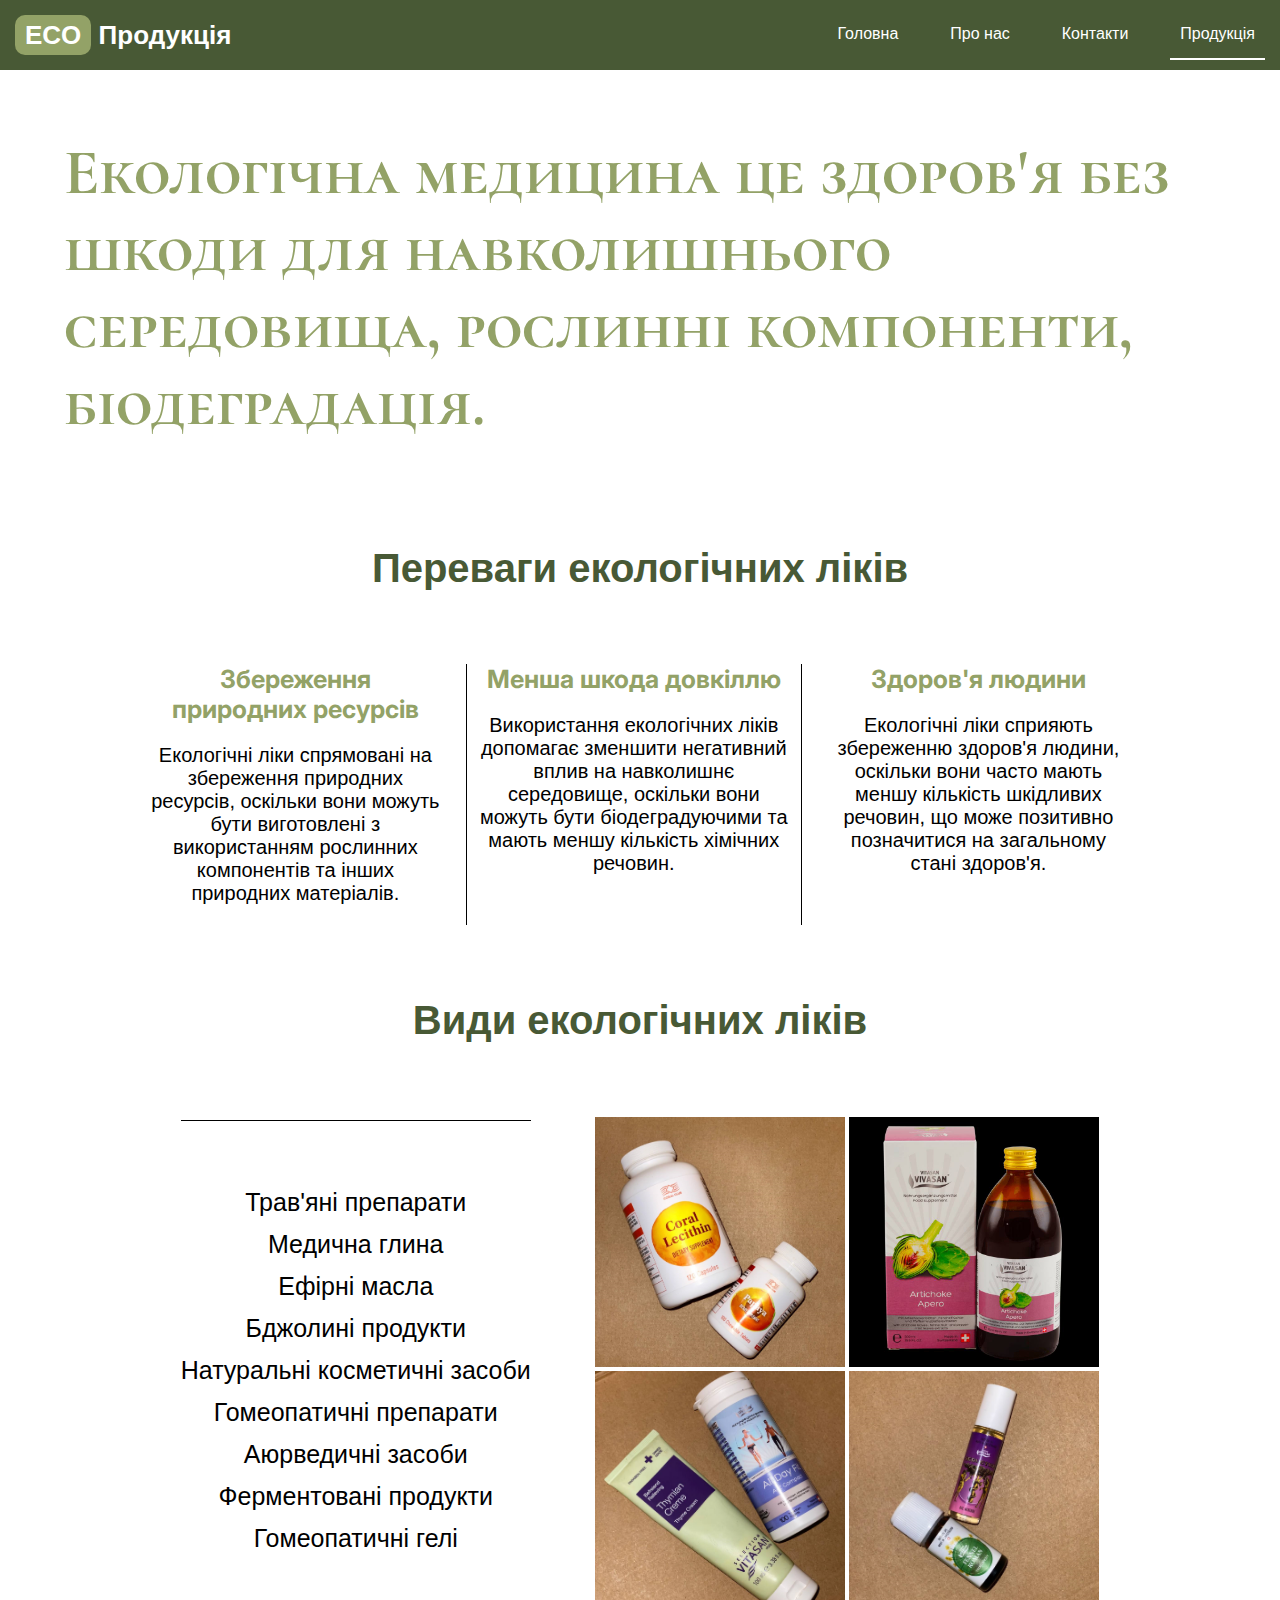
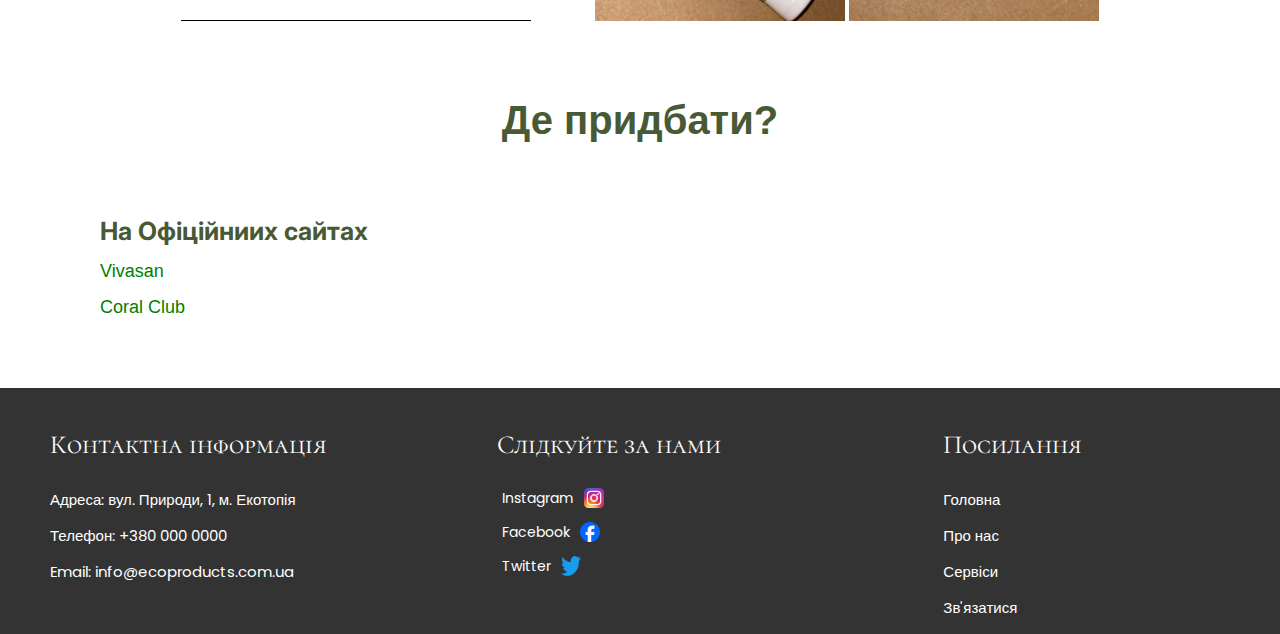
<file: medicine.html>
<!DOCTYPE html>
<html lang="en">
<head>
    <meta charset="UTF-8">
    <meta name="viewport" content="width=device-width, initial-scale=1.0">
    <title>Екологічні Ліки</title>

    <link rel="preconnect" href="https://fonts.googleapis.com">
    <link rel="preconnect" href="https://fonts.gstatic.com" crossorigin>
    <link href="https://fonts.googleapis.com/css2?family=Cormorant+SC:wght@300;400;500;600;700&display=swap" rel="stylesheet">
    <link href="https://fonts.googleapis.com/css2?family=Poppins:ital,wght@0,100;0,200;0,300;0,400;0,500;0,600;0,700;0,800;0,900;1,100;1,200;1,300;1,400;1,500;1,600;1,700;1,800;1,900&display=swap" rel="stylesheet">
    <link href="https://fonts.googleapis.com/css2?family=Inter:wght@100..900&display=swap" rel="stylesheet">

    <link rel="stylesheet" href="style-components/medicine.css">
    <link rel="stylesheet" href="style-components/header.css">
    <link rel="stylesheet" href="style-components/footer.css"> 
</head>
<body>
    <header class="header">
        <div class="header-container">
            <div class="logo">
                <h1>
                    <a href="index.html">
                    <span class="highlight">ECO</span> Продукція</a>
                <h1>
            </div>
            <nav class="header-nav">
                <ul class="nav-menu">
                    <li class="menu-item">
                        <a href="index.html">Головна</a>
                    </li>
                    <li class="menu-item">
                        <a href="about-us.html">Про нас</a>
                    </li>
                    <li class="menu-item">
                        <a href="#">Контакти</a>
                    </li>
                    <li class="menu-item menu-item--active" id="open-menu">
                        <span class="menu-item--production">Продукція</span>
                        <div id="select-production"></div>                                                                                                      
                    </li>
                </ul>
            </nav>
        </div>
    </header>
    <section id="values-and-benefits">
        <p class="values-and-benefits__title">Екологічна медицина це здоров'я без шкоди для навколишнього середовища, рослинні компоненти, біодеградація.</p>
        <h2>Переваги екологічних ліків</h2>
        <div class ="values-and-benefits__container">
            <ul class="values-and-benefits-list">
                <li class="event-li event-item">
                    <strong class="values-subtitle">Збереження природних ресурсів</strong>
                    <p class="info-item">Екологічні ліки спрямовані на збереження природних ресурсів, оскільки вони можуть бути виготовлені з використанням рослинних компонентів та інших природних матеріалів.</p>
                </li>
                    <li class="event-li2 event-item">
                    <strong class="values-subtitle">Менша шкода довкіллю</strong>
                    <p class="info-item">Використання екологічних ліків допомагає зменшити негативний вплив на навколишнє середовище, оскільки вони можуть бути біодеградуючими та мають меншу кількість хімічних речовин.</p>
                </li>
                    <li class="event-li event-item">
                    <strong class="values-subtitle">Здоров'я людини</strong> 
                    <p class="info-item">Екологічні ліки сприяють збереженню здоров'я людини, оскільки вони часто мають меншу кількість шкідливих речовин, що може позитивно позначитися на загальному стані здоров'я.</p>
                </li>
            </ul>
        </div>
    </section>
    <section>
        <div class="types-of-cosmetics__title">
            <h2>Види екологічних ліків</h2>
        </div>
        <div class="types-of-cosmetics__container">
            <div class="types-of-cosmetics__data">
                <ul class="type-cosmetic">
                    <li>Трав'яні препарати</li>
                    <li>Медична глина</li>
                    <li>Ефірні масла</li>
                    <li>Бджолині продукти</li>
                    <li>Натуральні косметичні засоби</li>
                    <li>Гомеопатичні препарати</li>
                    <li>Аюрведичні засоби</li>
                    <li>Ферментовані продукти</li>
                    <li>Гомеопатичні гелі</li>
                </ul>
            </div>
            <div class="types-of-cosmetics__images">
                <img style="width: 250px; height: 250px;" src="images/medicine-1.jpg" alt="">
                <img style="width: 250px; height: 250px;" src="images/vivasan_3.jpg" alt="">
                <br>
                <img style="width: 250px; height: 250px;" src="images/vivasan_4.png" alt="">
                <img style="width: 250px; height: 250px;" src="images/vivasan_1.jpg" alt="">
            </div>
        </div>
    </section>
    <section class="where-to-buy">
        <h2>Де придбати?</h2>
        <ul class="links">
            <strong class="where-to-buy__text">На Офіційниих сайтах</strong>
            <li class="inst-link">
                <a href="https://www.vivasanint.com/uk-ua/">Vivasan</a>
            </li>          
            <li class="inst-link">      
                <a href="https://ua.coral.club">Coral Club</a>
            </li>
        </ul>
    </section>
    
<footer>
    <div class="footer-content">
        <div class="column">
            <div class="contact-info">
                <h3 class="contact-info__title">Контактна інформація</h3>
                <span class="address">Адреса: вул. Природи, 1, м. Екотопія</span>
                <span>Телефон: +380 000 0000</span>
                <span>Email: info@ecoproducts.com.ua</span>
            </div>
        </div>
        <div class="column">
            <div class="social-media">
                <h3 class="social-media__title">Слідкуйте за нами</h3>
                <a href="https://www.instagram.com/ecoproducts" target="_blank">
                    <span>Instagram</span>
                    <img src="images/Instagram_icon.png" alt="Instagram" height="20px" width="20px">
                </a>
                <a href="https://www.facebook.com/ecoproducts" target="_blank">
                    <span>Facebook</span>
                    <img src="images/2023_Facebook_icon.svg.png" alt="Facebook" height="20px" width="20px">
                </a>
                <a href="https://twitter.com/ecoproducts" target="_blank">
                    <span>Twitter</span>
                    <img src="images/Logo_of_Twitter.svg.png" alt="Twitter" height="20px" width="20px">
                </a>
            </div>
        </div>
        <div class="column">
            <div class="quick-links">
                <h3 class="quick-links__title">Посилання</h3>
                <a href="#">Головна</a>
                <a href="#">Про нас</a>
                <a href="#">Сервіси</a>
                <a href="#">Зв'язатися</a>
            </div>
        </div>
    </div>
</footer>
    <script src="openMenuProduction.js"></script>
</body>
</html>
</file>
<file: style-components/header.css>
h1 {
    margin: 0;
    font-size: 26px;
}
.header {
    background-color: #485935;
}
li {
    list-style-type: none;
}
ul {
    margin: 0;
    padding: 0;
}
a {
    color: #fff;
    text-decoration: none;
}
.highlight  {
    background-color: #93a267;
    border-radius: 10px;
    padding: 5px 10px;
}
.menu-item--production {
    cursor: pointer;
    user-select: none;
}
.menu-item {
    padding: 15px 10px;
    border-bottom: 2px solid rgba(0, 0, 0, 0.0);
    transition: all 0.4s ease;
}
.menu-item--active {
    border-bottom: 2px solid #fff;
}
.menu-item:hover {
    border-bottom-color: #fff;
}
.header-container {
    max-width: 1250px;
    display: flex;
    justify-content: space-between;
    align-items: center;
    padding: 10px 15px;
    margin: 0 auto;
}
.nav-menu {
    display: flex;
    justify-content: right;
    gap: 32px;
}
#open-menu {
    color: #fff;
    position: relative;
}
#select-production {
    position: absolute;
    top: 60px;
    left: -2px;
    display: flex;
    flex-direction: column;
    background-color: #647b4a;
    gap: 15px;
    user-select: none;
}
.select-production--active {
    border: 2px solid #485935;
    width: max-content;
    padding: 10px;
    user-select: none;
}
</file>
<file: style-components/main.css>
body {
    font-family: "Verdana", sans-serif;
    font-size: 16px;
    margin: 0;
    padding: 0;
}
.inner-block {
    display: flex;
}
main {
    background-size: contain;
    background-repeat: no-repeat;
    margin-bottom: 60px;
}
.main-container {
    max-width: 1250px;
    margin: 0 auto;
}
.inner-block__title {
    color: #93a267;
    font-family: "Cormorant SC", serif;
    font-size: 74px;
    max-width: 850px;
}
.main-read__text {
    font-family: 'Arial';
    font-size: 28px;
    font-weight: 500;
    color: #485935;
    max-width: 425px;
}
.main-read__part {
    display: flex;
    gap: 100px;
    align-items: center;
}
.main-read {
    display: flex;
    justify-content: center;
    align-items: center;
    gap: 30px;
    flex-wrap: wrap;
}
.main-read__text-last {
    background-color: #485935;
}
.main-read__text-last {
    color: #fff;
    font-family: "Inter", serif;
    font-weight: 400;
    font-size: 35px;
    max-width: 850px;
}
.sum-up {
    background-color: #485935;
    background-size: cover;
    padding: 60px 60px;
}
.sum-up__text {
    margin: 0;
    color: #fff;
    font-size: 40px;
    font-weight: 700;
    max-width: 800px;
    font-family: 'Cormorant SC';
}
</file>
<file: style-components/footer.css>
footer {
    background-color: #333; /* Темний фон */
    color: #fff;
    text-align: center;
    padding: 10px 0;
    font-size: 14px;
    margin-top: 70px;
}
.footer-content {
    margin: 0 auto;
    max-width: 1200px;
    display: flex;
    gap: 140px;
    align-items: start;
}
.social-media, .contact-info, .quick-links {
    display: flex;
    flex-direction: column;
    align-items: start;
    justify-content: start;
    gap: 13px;
}
.contact-info, .quick-links {
    font-size: 15px;
    font-family: 'Poppins', sans-serif;
}
.social-media a {
    color: #fff;
    font-family: 'Poppins';
    display: flex;
    align-items: center;
    gap: 10px;
}
.social-media__title, .contact-info__title, .quick-links__title{
    margin-bottom: 15px;
    font-size: 26px;
    font-family: "Cormorant SC";
    font-weight: 400;
}
</file>
<file: style-components/accessories.css>
body {
    font-family: "Verdana", sans-serif;
    margin: 0;
    padding: 0;
    font-size: 16px;
}

.where-to-buy a {
    color: #D2691E;
    text-decoration: none;
    font-weight: bold;
}

main {
    padding: 20px;
}
h1 {
    margin-top: 0;
}

header h1 a {
    color: white; /* Колір тексту */
    text-decoration: none; /* Видалити риску */
}

.highlight {
    background-color: #93a267; /* Змініть на ваш вибір кольору */
    border-radius: 10px;
    font-family: "Verdana", sans-serif;
    padding: 5px 10px;
}



h2 {
    color: #485935;
    text-align: center;
    padding: 10px; /* Додаємо невеликий відступ для поліпшення вигляду */
    font-family: "Verdana", sans-serif;
    padding: 40px;
    font-size: 40px;
}


ul.g {
    list-style-type: none; /* Відключаємо стандартний маркер */
    padding: 0; 
    font-family: "Verdana", sans-serif; 
    text-align: left;
    color: #485935;
    font-size: 18px;
}
#values-and-benefits {
    max-width: 1200px;
    margin: 0 auto;
    display: flex;
    flex-direction: column;
}
.values-and-benefits__container {
    display: flex;
}
.values-and-benefits-list {
    display: flex;
    flex-wrap: wrap;
    justify-content: center;
    text-align: center;
    gap: 15px;
}
.event-item {
    padding: 10px;
    border-right: 1px solid black;
    border-left: 1px solid black;
}

.info-item {
    max-width: 350px;
    font-size: 19px; 
}
.values-subtitle {
    font-size: 25px;
    color: #93a267;
    font-family: 'Inter';
}
.values-and-benefits__title {
    margin-top: 64px;
    margin-bottom: 0;
    margin-left: -64px;
    color: #93a267;
    font-family: "Cormorant SC", serif;
    font-size: 64px;
    font-weight: 900;
    max-width: 850px;
}
.proccess-produces__container {
    display: flex;
    justify-content: center;
    align-items: center;
    gap: 25px;
    
}
.proccess-produces__text {
    padding: 19px;
    border-top: 1px solid #000;
    border-bottom: 1px solid #000;
}
h6 {
    font-size: 22px;
    font-family: 'Inter';
    margin: 0;
}
.proccess-produces__text > p {
    font-size: 20px;
    max-width: 600px;
    margin-top: 5px;
    margin-left: 20px;
}
.where-to-buy__text {
    max-width: 1000px;
    margin: 0 auto;
    font-size: 19px;
    margin-top: -30px;
}
</file>
<file: style-components/cosmetics.css>
body {
    font-family: "Verdana", sans-serif;
    margin: 0;
    padding: 0;
    font-size: 16px;
}
main {
    padding: 20px;
}


h1 {
    margin-top: 0;
}

ul.categories {
    list-style-type: none;
}

ul.categories li {
    margin-bottom: 10px;
}

ul.categories li a {
    color: #333;
    text-decoration: none;
}
.values-and-benefits__title {
    margin-top: 0;
    color: #93a267;
    font-family: "Cormorant SC", serif;
    font-size: 64px;
    font-weight: 900;
    max-width: 850px;
}
.content {
    max-width: 1400px; /* Максимальна ширина контейнера */
    margin: 0 auto; /* Центрування контейнера на сторінці */
    padding: 50px; /* Відступи всередині контейнера */
    font-family: "Verdana", sans-serif;

    color: #485935;
    font-size: 18px;
    
}

h2 {
    color: #485935;
    text-align: center;
    padding: 10px; /* Додаємо невеликий відступ для поліпшення вигляду */
    font-family: "Verdana", sans-serif;
    padding: 40px;
    font-size: 40px;
}

.highlighted-text {
    max-width: 600px; /* Задаємо максимальну ширину */
    margin: 0 auto; /* Центруємо блок по горизонталі */
    font-family: "Verdana", sans-serif;

    font-size: 16px; /* Задаємо розмір шрифту */
    line-height: 1.6; /* Задаємо міжрядковий інтервал */
    text-align: justify; /* Вирівнюємо текст по ширині */
    color: #485935; /* Задаємо колір тексту */
    padding: 20px; /* Додаємо відступи для кращого вигляду */
}

header h1 a {
    text-decoration: none; 
}


.highlight {
    background-color: #93a267; /* Змініть на ваш вибір кольору */
    border-radius: 10px;
    font-family: "Verdana", sans-serif;
    padding: 5px 10px;
}

.values-and-benefits-list {
    display: flex;
    gap: 15px;
    max-width: 900px;
    text-align: center;
    margin: 0 auto;
}
.info-item {
    font-size: 20px;   
}
.values-subtitle {
    font-size: 25px;
    color: #93a267;
    font-family: 'Inter';
}
.values-and-benefits__title{
    margin: 64px;
}

.block-title1 {
    display: flex;
    align-items: center;
    gap: 7px;
}
.event-li2 {
    border-left: 1px solid black;
    border-right: 1px solid black;
}
.event-item {
    box-sizing: content-box;
    padding: 0 10px;
}

img.event-item1{
    max-width: 24px;
    color: #485935;
    max-height: 24px;
}

ul.g {
    list-style-type: none; /* Відключаємо стандартний маркер */
    padding: 0; 
    font-family: "Verdana", sans-serif; 
    text-align: left;
    color: #485935;
    font-size: 18px;
}
.active-info1 {
    margin-left: 35px;
    margin-top: 15px;
    margin-bottom: 15px;
}
.active-info {
    margin-left: 35px;
    margin-top: 15px;
    margin-bottom: 15px;
}

.pst{
    font-family: "Verdana", sans-serif; 
    color: #485935;
    font-size: 18px;
}

.values-and-benefits p{
    font-family: "Verdana", sans-serif; 
    color: #485935;
    font-size: 18px;
}

.type-cosmetic{
    font-family: 'Arial';
    font-size: 25px;
    font-weight: 500;
    text-align: center;
    max-width: max-content;
}
ul.type-cosmetic{
    list-style: none;
    display: flex;
    flex-direction: column;
    gap: 13px;
}
.types-of-cosmetics {
    display: flex;
    flex-direction: column;
}
.types-of-cosmetics {
    max-width: max-content;
    margin: 0 auto;

}
.types-of-cosmetics__container {
    display: flex;
    justify-content: center;
    align-items: center;
    gap: 64px;
}
.types-of-cosmetics__data {
    padding: 67px 0;
    border-top: 1px solid black;
    border-bottom: 1px solid black;
}

.where-to-buy {
    margin-left: 100px;
}
.where-to-buy__text {
    font-size: 25px;
    color: #485935;
    font-family: 'Inter';
}
.links {
    display: flex;
    flex-direction: column;
    gap: 15px;
}
.inst-link > a {
    color: green;
    margin-left: 20px;
    font-size: 18px;
}
</file>
<file: style-components/dishes.css>
body {
    font-family: "Verdana", sans-serif;
    margin: 0;
    padding: 0;
}

.content {
    max-width: 1400px; /* Максимальна ширина контейнера */
    margin: 0 auto; /* Центрування контейнера на сторінці */
    padding: 50px; /* Відступи всередині контейнера */
    font-family: "Verdana", sans-serif;

    color: #485935;
    font-size: 18px;
    
}

h2 {
    color: #485935;
    text-align: center;
    padding: 10px; /* Додаємо невеликий відступ для поліпшення вигляду */
    font-family: "Verdana", sans-serif;
    padding: 40px;
    font-size: 40px;
}

.highlight {
            background-color: #93a267; /* Змініть на ваш вибір кольору */
            border-radius: 10px;
            font-family: "Verdana", sans-serif;
            padding: 5px 10px;
}

.section {
    background-color: rgba(0, 0, 0, 0.5);
    color: white;
    padding: 20px; /* Відступи */
    margin-bottom: 20px; /* Відступ вниз */
    border-radius: 5px; /* Закруглені кути */
}

#values-and-benefits img {
    width: 147px; /* Змінюйте ширину зображення за потребою */
    height: 220px; /* Автоматично визначає висоту відповідно до ширини */
}

.values-and-benefits__con{
    display: flex;
    align-content: center;
    justify-content: space-between;
}

.g {
    display: flex;
    flex-direction: column;
    gap: 15px;
}

.block-title {
    display: flex;
    align-items: center;
    gap: 7px;
}
.event-item {
    max-width: 24px;
    max-height: 24px;
}

ul.g {
    list-style-type: none; /* Відключаємо стандартний маркер */
    padding: 0; 
    font-family: "Verdana", sans-serif; 
    text-align: left;
    color: #485935;
    font-size: 18px;
}
.active-info {
    margin-left: 35px;
    margin-top: 15px;
    margin-bottom: 15px;
}

.product-description p{
    font-family: "Verdana", sans-serif; 
    color: #485935;
    font-size: 18px;
}
.types-of-dishes {
    max-width: max-content;
    margin: 0 auto;
}
.types-of-dishes__container {
    display: flex;
    justify-content: center;
    gap: 32px;
}
.dishes__title {
    margin: 64px;
    color: #93a267;
    font-family: "Cormorant SC", serif;
    font-size: 64px;
    font-weight: 900;
}
.type-dish {
    padding: 20px;
    text-align: center;
    border: 2px solid rgba(0, 0, 0, 0);
    transition: all 0.4s ease;
    border-top-left-radius: 50px;
    border-bottom-right-radius: 50px;
}
.type-dish:hover {
    border: 2px solid #93a267;
}
.type-dish__desc {
    max-width: 220px;
    font-size: 17px;
    margin-bottom: 0;
}
.type-dish__title {
    font-family: 'Inter';
    font-size: 21px;
    color: #93a267;
}
</file>
<file: style-components/healthyFood.css>
body {
    font-family: "Verdana", sans-serif;
    margin: 0;
    padding: 0;
}
h2 {
    color: #485935;
    text-align: center;
    padding: 10px;
    font-family: "Verdana", sans-serif;
    padding: 50px;
    padding-top: 0;
    margin: 0;
    margin-bottom: -40px;
    font-size: 40px;
}
#classification {
    display: flex;
    flex-direction: column;
    align-items: center;
}
.category img {
    max-width: 150px;
    max-height: 150px; 
    transition: all 0.3s ease;
}
.category img:hover {
    transform: scale(1.1);
}
.category {
    display: flex;
    flex-direction: column;
    align-items: center;
    gap: 10px;
}
#introduction {
    display: flex;
    justify-content: start;
    max-width: 1000px;
    gap: 60px;
    margin-top: 60px;
    margin-left: 60px;
    margin-bottom: 60px;
}
#introduction > p {
    color: #93a267;
    font-family: "Cormorant SC", serif;
    font-size: 64px;
    font-weight: 900;
    margin: 0;
}
.highlight {
    background-color: #93a267;
    border-radius: 10px;
    font-family: "Verdana", sans-serif;
    padding: 5px 10px;
}
h4 {
    font-family: "Arial";
    margin: 0;
    text-align: center;
    font-size: 30px;
    color: #8fb68b;
}
.product-categories {
    max-width: max-content;
    margin: 0 auto;
    display: flex;
    gap: 32px;
    justify-content: center;
    align-items: center;
}
.values-and-benefits__container {
    margin: 0 195px;
    margin-top: 50px;
    display: flex;
    align-items: center;
    justify-content: start;
    gap: 80px;
}
.where-to-buy-widgets {
    display: flex;
    gap: 32px;
}
#where-to-buy {
    display: flex;
    flex-direction: column;
    justify-content: center;
    align-items: center;
    gap: 20px;
}
.where-to-buy__intro-text {
    text-align: center;
    font-size: 26px;
    max-width: 810px;
    font-family: 'Arial';
}
.place-to-buy__text {
    max-width: 300px;
    min-height: 225px;
    display: flex;
    align-items: center;
    text-align: center;
    border-top: 2px solid #93a267;
    border-bottom: 2px solid #93a267;
    padding: 10px 0;

}
.place-to-buy__title {
    font-family: "Arial", serif;
    margin: 30px 0;
    font-weight: 100;
    color: #485935;
    font-size: 45px;
    text-align: center;
}
.place-to-buy__address, .place-to-buy__inst{
    font-size: 16px;
    margin-left: 8px;
}
.place-to-buy__inst {
    color: #485935;
    font-family: 'Poppins';
    font-weight: 500;
    text-decoration: none;
}
.place-to-buy__inst:hover {
    text-decoration: underline;
}
strong {
    color: #485935;
}
.place-to-buy-2 {
    border-top-left-radius: 90px;
    border-bottom-right-radius: 90px;
}
.place-to-buy-1 {
    border-top-right-radius: 90px;
    border-bottom-left-radius: 90px;
}
.place-to-buy-center {
    border-radius: 70px;
}
.place-to-buy {
    font-family: "Verdana", sans-serif;
    text-align: left;
    color: #485935;
    font-size: 18px;
    padding: 20px;
    color: #000;
    border: 2px solid rgba(0, 0, 0, 0);
    transition: all 0.4s ease;
}
.place-to-buy:hover  {
    border: 2px solid #93a267;
}
.product-categories {
    margin: 80px 0;
    display: flex;
    justify-content: space-between;
    gap: 132px;
}
.values-and-benefits-list {
    margin-bottom: 50px;
    display: flex;
    flex-direction: column;
    gap: 15px;
}
.event-item {
    max-width: 24px;
    max-height: 24px;
}
.values-title {
    font-family: 'Inter';
    color: #000;
    font-size: 22px;
}
.info-item {
    margin: 8px 32px;
    font-size: 19px;
    max-width: 570px;
}
.event-item {
    margin-bottom: -4px;
    transition: all 0.4s ease 0s;
}
.event-item:hover {
    background-color: rgb(210, 210, 210);
}
</file>
<file: style-components/medicine.css>
body {
    font-family: "Verdana", sans-serif;
    margin: 0;
    padding: 0;
}

main {
    padding: 20px;
}

/* Стилі для конкретних елементів */

h1 {
    margin-top: 0;
}

ul.categories {
    list-style-type: none;
}

ul.categories li {
    margin-bottom: 10px;
}

ul.categories li a {
    color: #333;
    text-decoration: none;
}

ul.categories li a:hover {
    color: #4CAF50;
}

h2 {
    font-size: 18px; /* Встановлення більшого розміру тексту */
}

h2 {
    color: #485935;
    text-align: center;
    padding: 10px; /* Додаємо невеликий відступ для поліпшення вигляду */
    font-family: "Verdana", sans-serif;
    padding: 40px;
    font-size: 40px;
}


footer {
    background-color: #333; /* Темний фон */
    color: white;
    text-align: center;
    padding: 10px 0;
    font-size: 14px;
}

.footer-content {
    max-width: 1200px;
    margin: 0 auto;
    display: flex;
    justify-content: space-between;
    align-items: center;
    flex-wrap: wrap;
}

.footer-content .column {
    flex: 1;
    margin: 5px 10px; /* Зменшуємо висоту колонок */
}
.medicine-intro {
    color: #93a267;
    font-family: "Cormorant SC", serif;
    font-size: 60px;
    max-width: 850px;
    font-weight: 900;
    margin: 64px;
}
.column {
    display: flex;
    justify-content: space-around;
    align-items: center;
    width: 50%; /* Зменшуємо ширину колонок вдвічі */
    margin: 5px;
}

.column > div {
    flex: 1;
}

.social-media {
    display: flex;
    justify-content: center;
    align-items: center; /* Додали вирівнювання по вертикалі */
}

.social-media a {
    margin: 0 5px; /* Зменшили відступи між іконками */
    color: #D2691E;
}

footer p, footer h3 {
    font-size: 90%; /* Зменшили розмір шрифту вдвічі */
}


header h1 a {
    color: white; /* Колір тексту */
    text-decoration: none; /* Видалити риску */
}





.content {
    max-width: 1400px; /* Максимальна ширина контейнера */
    margin: 0 auto; /* Центрування контейнера на сторінці */
    padding: 50px; /* Відступи всередині контейнера */
    font-family: "Verdana", sans-serif;

    color: #485935;
    font-size: 18px;
}

header h1 a {
    color: white; /* Колір тексту */
    text-decoration: none; /* Видалити риску */
}

.highlighted-text {
    max-width: 600px; /* Задаємо максимальну ширину */
    margin: 0 auto; /* Центруємо блок по горизонталі */
    font-family: "Verdana", sans-serif;

    font-size: 16px; /* Задаємо розмір шрифту */
    line-height: 1.6; /* Задаємо міжрядковий інтервал */
    text-align: justify; /* Вирівнюємо текст по ширині */
    color: #485935; /* Задаємо колір тексту */
    padding: 20px; /* Додаємо відступи для кращого вигляду */
}
 .highlight {
            background-color: #93a267; /* Змініть на ваш вибір кольору */
            border-radius: 10px;
            font-family: "Verdana", sans-serif;
            padding: 5px 10px;
        }



/* Стилі для списків */
.content ul, .content ol {
    padding: 10px;
}

/* Стилі для посилань */
.values-and-benefits-list {
    display: flex;
    gap: 15px;
    max-width: 1000px;
    text-align: center;
    margin: 0 auto;
}
.info-item {
    font-size: 20px;   
}
.values-subtitle {
    font-size: 25px;
    color: #93a267;
    font-family: 'Inter';
}
.values-and-benefits__title{
    margin: 64px;    
    color: #93a267;
    font-family: "Cormorant SC", serif;
    font-size: 64px;
    font-weight: 900;
}

.block-title1 {
    display: flex;
    align-items: center;
    gap: 7px;
}
.event-li2 {
    border-left: 1px solid black;
    border-right: 1px solid black;
}
.event-item {
    box-sizing: content-box;
    padding: 0 10px;
}
ul.g {
    list-style-type: none; /* Відключаємо стандартний маркер */
    padding: 0; 
    font-family: "Verdana", sans-serif; 
    text-align: left;
    color: #485935;
    font-size: 18px;
}
.active-info {
    margin-left: 35px;
    margin-top: 15px;
    margin-bottom: 15px;
}

.type-medicine{
    font-family: "Verdana", sans-serif; 
    color: #485935;
    font-size: 18px;
    text-align: center;
    line-height: 2.5; 
}
ul.type-medicine{
    list-style: none;
}
.type-cosmetic{
    font-family: 'Arial';
    font-size: 25px;
    font-weight: 500;
    text-align: center;
    max-width: max-content;
}
ul.type-cosmetic{
    list-style: none;
    display: flex;
    flex-direction: column;
    gap: 13px;
}
.types-of-cosmetics {
    display: flex;
    flex-direction: column;
}
.types-of-cosmetics {
    max-width: max-content;
    margin: 0 auto;

}
.types-of-cosmetics__container {
    display: flex;
    justify-content: center;
    align-items: center;
    gap: 64px;
}
.types-of-cosmetics__data {
    padding: 67px 0;
    border-top: 1px solid black;
    border-bottom: 1px solid black;
}
.where-to-buy__text {
    font-size: 25px;
    color: #485935;
    font-family: 'Inter';
}
.links {
    display: flex;
    flex-direction: column;
    gap: 15px;
    margin-left: 100px;
}
.inst-link > a {
    color: green;
    font-size: 18px;
}
</file>
